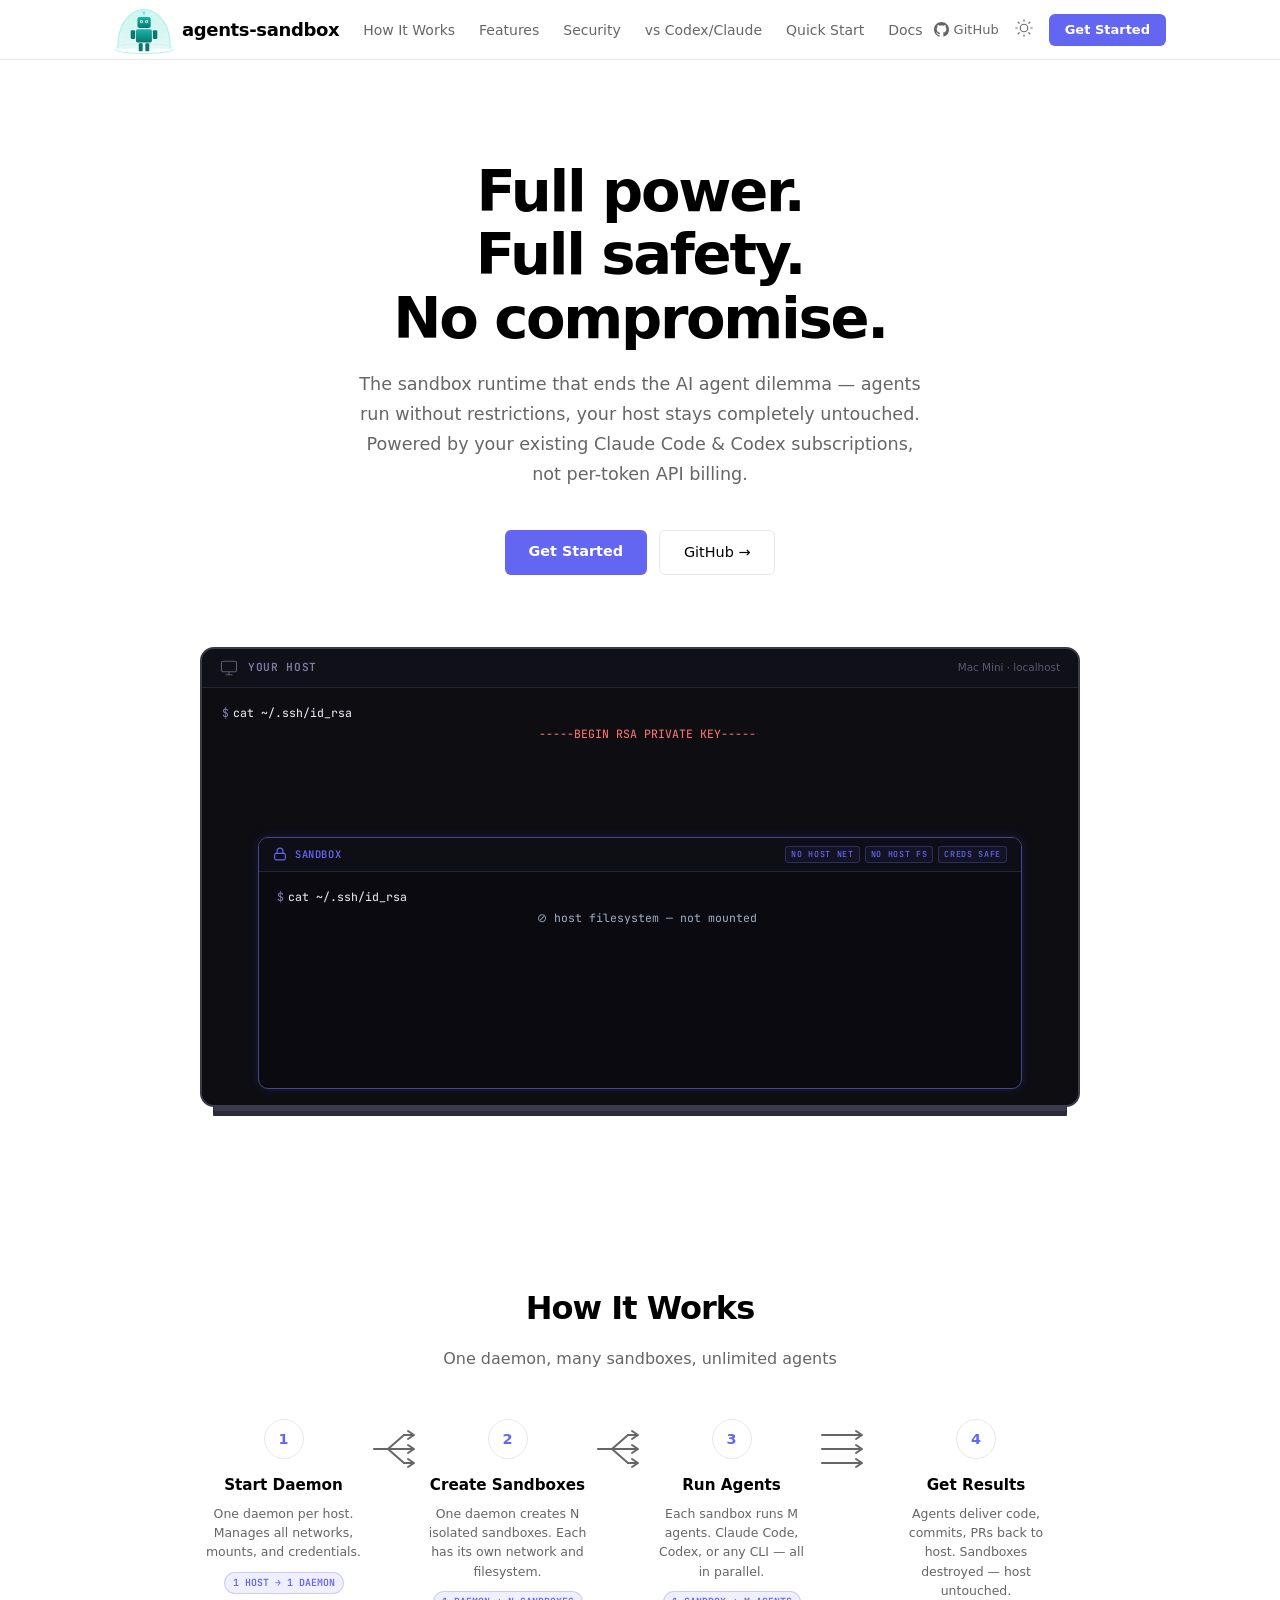
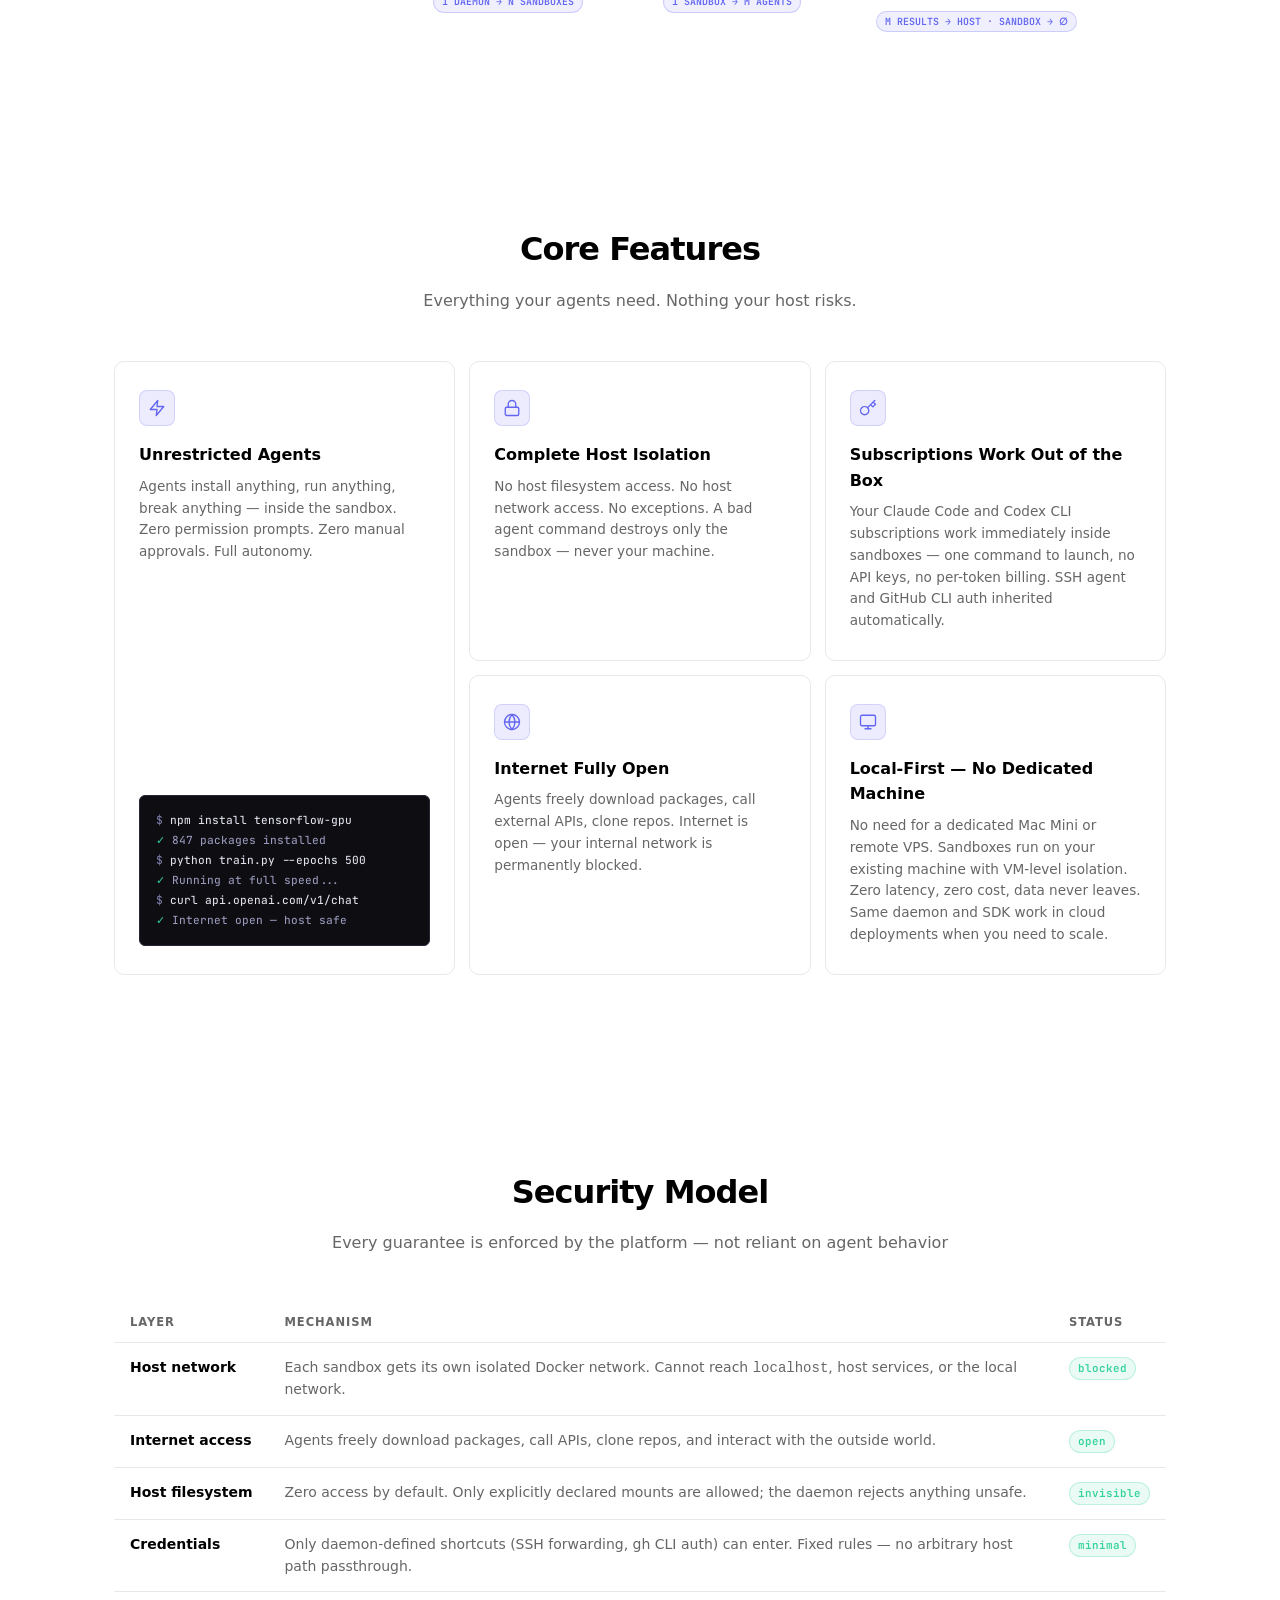
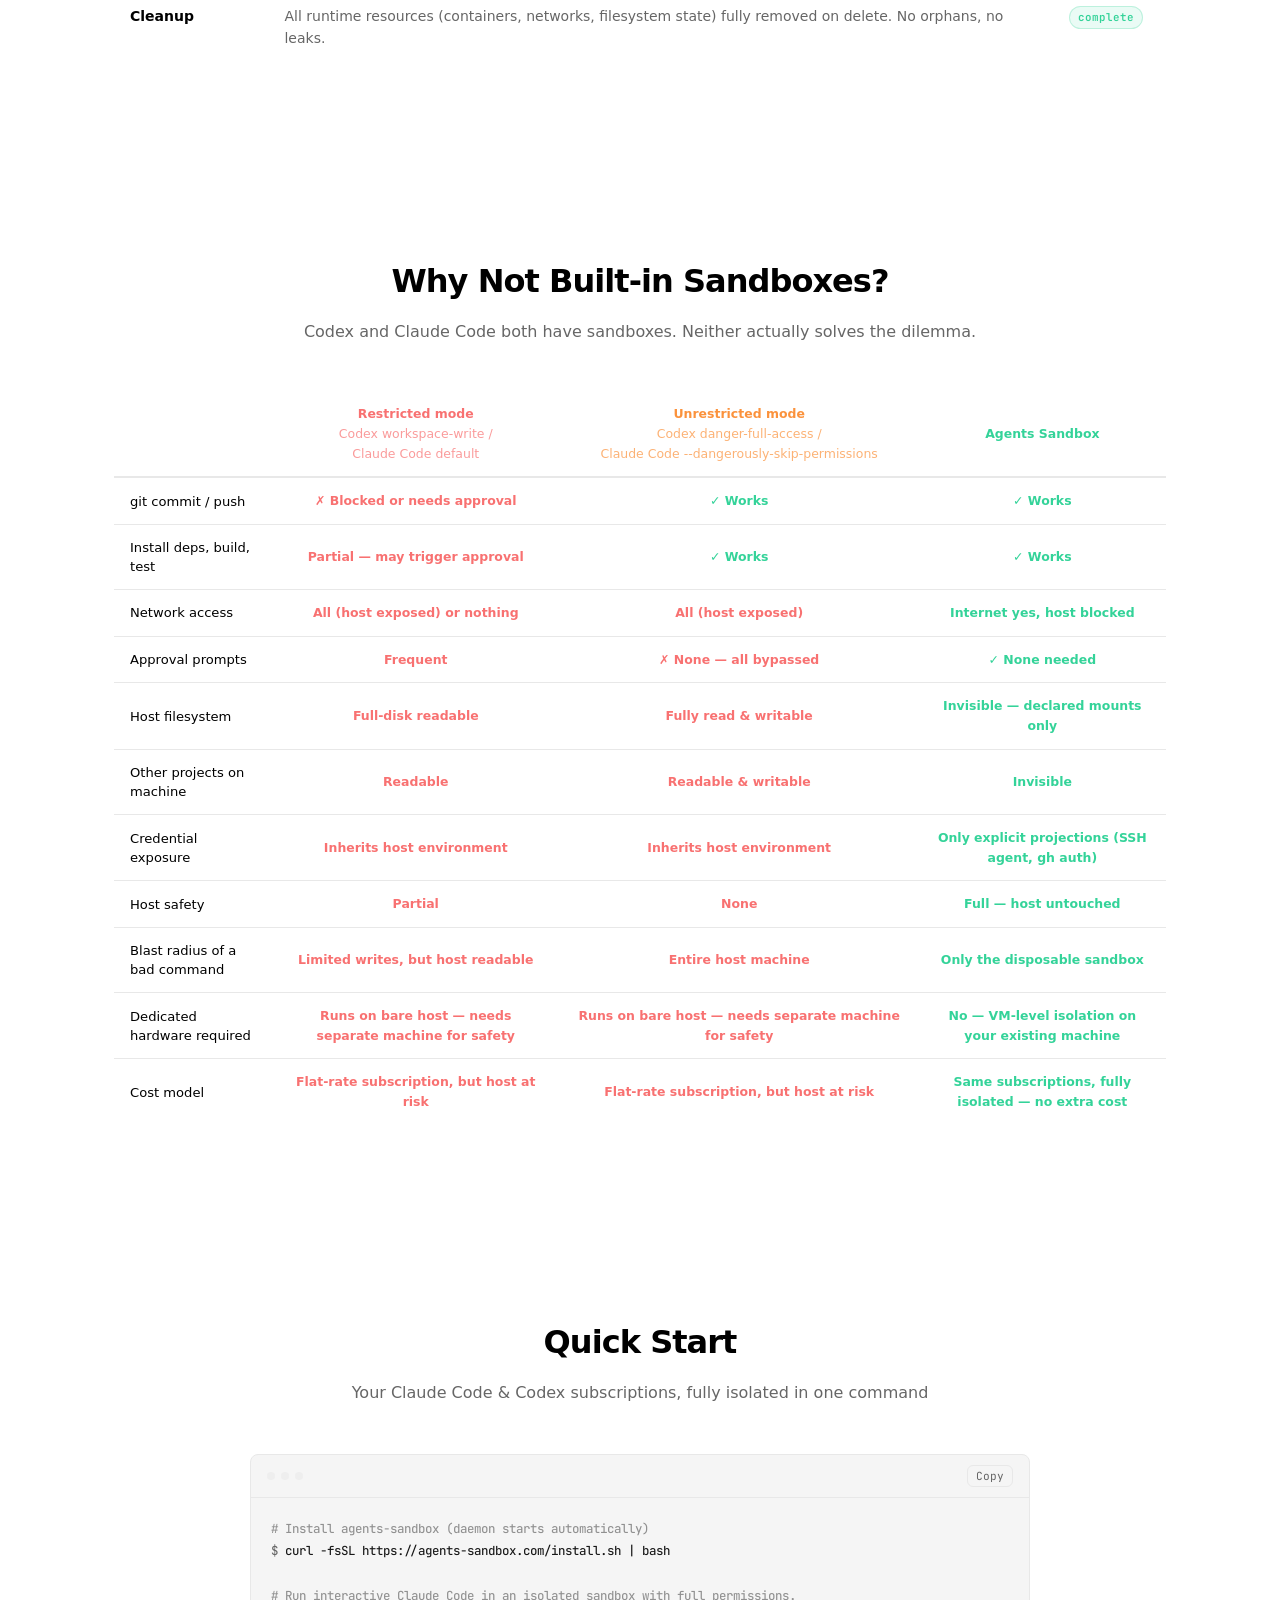
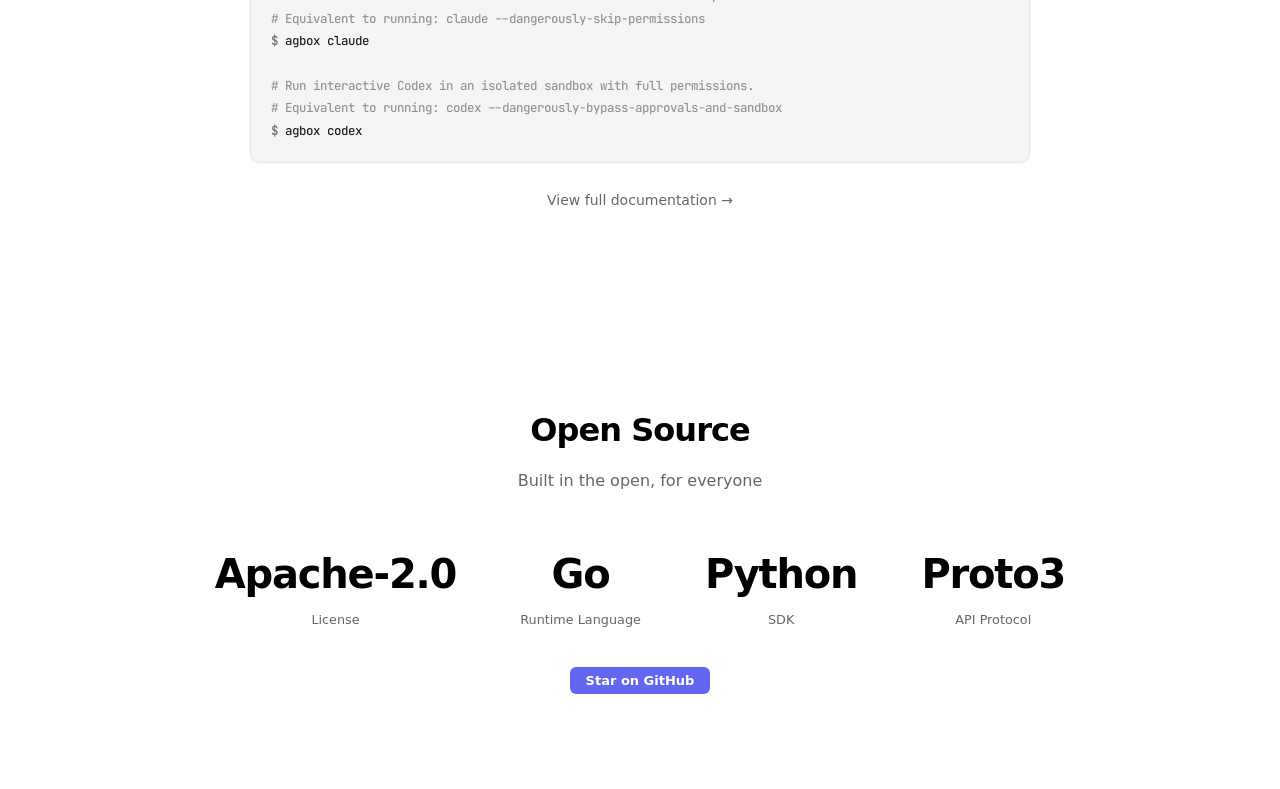
<file: website/index.html>
<!DOCTYPE html>
<html lang="en">
<head>
<meta charset="UTF-8">
<meta name="viewport" content="width=device-width, initial-scale=1.0">
<title>agents-sandbox — Full power for your AI agents. Full safety for the host.</title>
<link rel="icon" type="image/svg+xml" href="logo.svg">
<link href="https://api.fontshare.com/v2/css?f[]=satoshi@400;500;600;700&f[]=clash-display@600;700&display=swap" rel="stylesheet">
<link href="https://fonts.googleapis.com/css2?family=JetBrains+Mono:wght@400;500&display=swap" rel="stylesheet">
<link rel="stylesheet" href="style.css">
</head>
<body>

<!-- Navbar -->
<nav class="navbar">
  <div class="inner">
    <div class="nav-left">
      <a class="nav-logo" href="#">
        <img class="nav-logo-img" src="logo.svg" alt="agents-sandbox logo" width="60" height="60">
        agents-sandbox
      </a>
      <div class="nav-links">
        <a href="#how">How It Works</a>
        <a href="#features">Features</a>
        <a href="#security">Security</a>
        <a href="#comparison">vs Codex/Claude</a>
        <a href="#quickstart">Quick Start</a>
        <a href="https://docs.agents-sandbox.com" target="_blank">Docs</a>
      </div>
    </div>
    <div class="nav-right">
      <a class="gh-link" href="https://github.com/1996fanrui/agents-sandbox" target="_blank">
        <svg width="15" height="15" viewBox="0 0 24 24" fill="currentColor"><path d="M12 0C5.37 0 0 5.37 0 12c0 5.31 3.435 9.795 8.205 11.385.6.105.825-.255.825-.57 0-.285-.015-1.23-.015-2.235-3.015.555-3.795-.735-4.035-1.41-.135-.345-.72-1.41-1.23-1.695-.42-.225-1.02-.78-.015-.795.945-.015 1.62.87 1.845 1.23 1.08 1.815 2.805 1.305 3.495.99.105-.78.42-1.305.765-1.605-2.67-.3-5.46-1.335-5.46-5.925 0-1.305.465-2.385 1.23-3.225-.12-.3-.54-1.53.12-3.18 0 0 1.005-.315 3.3 1.23.96-.27 1.98-.405 3-.405s2.04.135 3 .405c2.295-1.56 3.3-1.23 3.3-1.23.66 1.65.24 2.88.12 3.18.765.84 1.23 1.905 1.23 3.225 0 4.605-2.805 5.625-5.475 5.925.435.375.81 1.095.81 2.22 0 1.605-.015 2.895-.015 3.3 0 .315.225.69.825.57A12.02 12.02 0 0 0 24 12c0-6.63-5.37-12-12-12z"/></svg>
        GitHub
      </a>
      <button class="theme-toggle" id="themeToggle" aria-label="Toggle theme">
        <span class="icon-sun"><svg width="18" height="18" viewBox="0 0 24 24" fill="none" stroke="currentColor" stroke-width="1.5" stroke-linecap="round"><circle cx="12" cy="12" r="5"/><path d="M12 1v2M12 21v2M4.22 4.22l1.42 1.42M18.36 18.36l1.42 1.42M1 12h2M21 12h2M4.22 19.78l1.42-1.42M18.36 5.64l1.42-1.42"/></svg></span>
        <span class="icon-moon"><svg width="18" height="18" viewBox="0 0 24 24" fill="none" stroke="currentColor" stroke-width="1.5" stroke-linecap="round"><path d="M21 12.79A9 9 0 1 1 11.21 3 7 7 0 0 0 21 12.79z"/></svg></span>
      </button>
      <a class="btn-primary" href="#quickstart">Get Started</a>
      <button class="hamburger" id="hamburgerBtn" aria-label="Menu">
        <svg width="20" height="20" viewBox="0 0 20 20" fill="none" stroke="currentColor" stroke-width="2">
          <line x1="3" y1="5" x2="17" y2="5"/><line x1="3" y1="10" x2="17" y2="10"/><line x1="3" y1="15" x2="17" y2="15"/>
        </svg>
      </button>
    </div>
  </div>
</nav>

<!-- Mobile Menu -->
<div class="mobile-menu" id="mobileMenu">
  <a href="#how"        onclick="closeMobileMenu()">How It Works</a>
  <a href="#features"   onclick="closeMobileMenu()">Features</a>
  <a href="#security"   onclick="closeMobileMenu()">Security</a>
  <a href="#quickstart" onclick="closeMobileMenu()">Quick Start</a>
  <a href="https://docs.agents-sandbox.com" target="_blank" onclick="closeMobileMenu()">Docs</a>
  <a href="#oss"        onclick="closeMobileMenu()">Open Source</a>
  <div class="mobile-menu-actions">
    <button class="theme-toggle" id="mobileThemeToggle" aria-label="Toggle theme">
      <span class="icon-sun"><svg width="18" height="18" viewBox="0 0 24 24" fill="none" stroke="currentColor" stroke-width="1.5" stroke-linecap="round"><circle cx="12" cy="12" r="5"/><path d="M12 1v2M12 21v2M4.22 4.22l1.42 1.42M18.36 18.36l1.42 1.42M1 12h2M21 12h2M4.22 19.78l1.42-1.42M18.36 5.64l1.42-1.42"/></svg></span>
      <span class="icon-moon"><svg width="18" height="18" viewBox="0 0 24 24" fill="none" stroke="currentColor" stroke-width="1.5" stroke-linecap="round"><path d="M21 12.79A9 9 0 1 1 11.21 3 7 7 0 0 0 21 12.79z"/></svg></span>
    </button>
    <a class="btn-primary" href="#quickstart">Get Started</a>
  </div>
</div>

<!-- Hero -->
<section class="hero">
  <div class="container">
    <h1>Full power.<br>Full safety.<br>No compromise.</h1>
    <p class="sub">The sandbox runtime that ends the AI agent dilemma &mdash; agents run without restrictions, your host stays completely untouched. Powered by your existing Claude Code &amp; Codex subscriptions, not per-token API billing.</p>
    <div class="hero-buttons">
      <a class="btn-primary" href="#quickstart">Get Started</a>
      <a class="btn-outline" href="https://github.com/1996fanrui/agents-sandbox" target="_blank">GitHub &rarr;</a>
    </div>

    <!-- Nested: Host wraps Sandbox -->
    <div class="host-frame" id="hostFrame">
      <div class="host-danger-overlay" id="hostDangerOverlay"></div>
      <div class="host-top">
        <svg class="host-icon" width="18" height="18" viewBox="0 0 24 24" fill="none" stroke="currentColor" stroke-width="1.5" stroke-linecap="round" stroke-linejoin="round"><rect x="2" y="3" width="20" height="14" rx="2"/><line x1="8" y1="21" x2="16" y2="21"/><line x1="12" y1="17" x2="12" y2="21"/></svg>
        <span class="host-label">YOUR HOST</span>
        <span class="host-label-status">Mac Mini &middot; localhost</span>
      </div>
      <div class="host-body" id="hostBody"></div>

      <!-- Sandbox: locked box inside host -->
      <div class="sandbox-frame" id="sandboxFrame">
        <div class="sandbox-top">
          <svg class="sandbox-lock" width="14" height="14" viewBox="0 0 24 24" fill="none" stroke="currentColor" stroke-width="2" stroke-linecap="round" stroke-linejoin="round"><rect x="3" y="11" width="18" height="11" rx="2"/><path d="M7 11V7a5 5 0 0 1 10 0v4"/></svg>
          <span class="sandbox-label">SANDBOX</span>
          <div class="sandbox-tags">
            <span class="sandbox-tag">NO HOST NET</span>
            <span class="sandbox-tag">NO HOST FS</span>
            <span class="sandbox-tag">CREDS SAFE</span>
          </div>
        </div>
        <div class="sandbox-body" id="sandboxBody"></div>
        <div class="safe-overlay" id="safeOverlay">
          <div class="overlay-icon">&#128737;</div>
          HOST UNTOUCHED
          <div class="overlay-msg">agent ran free &middot; host saw nothing</div>
        </div>
      </div>
    </div>
  </div>
</section>

<!-- How It Works -->
<section id="how">
  <div class="container">
    <h2 class="section-title reveal">How It Works</h2>
    <p class="section-sub reveal">One daemon, many sandboxes, unlimited agents</p>
    <div class="steps-flow reveal-stagger">

      <div class="step-block">
        <div class="step-num">1</div>
        <div class="step-title">Start Daemon</div>
        <div class="step-desc">One daemon per host. Manages all networks, mounts, and credentials.</div>
        <div class="step-relation">1 HOST &rarr; 1 DAEMON</div>
      </div>

      <div class="step-fan">
        <svg width="52" height="40" viewBox="0 0 52 40" fill="none" stroke="currentColor" stroke-width="2" stroke-linecap="round" stroke-linejoin="round">
          <path d="M4 20 H18"/><path d="M18 20 L34 6"/><path d="M18 20 L34 20"/><path d="M18 20 L34 34"/>
          <path d="M34 6 H42 M38 2 L44 6 L38 10"/><path d="M34 20 H42 M38 16 L44 20 L38 24"/><path d="M34 34 H42 M38 30 L44 34 L38 38"/>
        </svg>
      </div>

      <div class="step-block">
        <div class="step-num">2</div>
        <div class="step-title">Create Sandboxes</div>
        <div class="step-desc">One daemon creates N isolated sandboxes. Each has its own network and filesystem.</div>
        <div class="step-relation">1 DAEMON &rarr; N SANDBOXES</div>
      </div>

      <div class="step-fan">
        <svg width="52" height="40" viewBox="0 0 52 40" fill="none" stroke="currentColor" stroke-width="2" stroke-linecap="round" stroke-linejoin="round">
          <path d="M4 20 H18"/><path d="M18 20 L34 6"/><path d="M18 20 L34 20"/><path d="M18 20 L34 34"/>
          <path d="M34 6 H42 M38 2 L44 6 L38 10"/><path d="M34 20 H42 M38 16 L44 20 L38 24"/><path d="M34 34 H42 M38 30 L44 34 L38 38"/>
        </svg>
      </div>

      <div class="step-block">
        <div class="step-num">3</div>
        <div class="step-title">Run Agents</div>
        <div class="step-desc">Each sandbox runs M agents. Claude Code, Codex, or any CLI &mdash; all in parallel.</div>
        <div class="step-relation">1 SANDBOX &rarr; M AGENTS</div>
      </div>

      <div class="step-fan">
        <svg width="52" height="40" viewBox="0 0 52 40" fill="none" stroke="currentColor" stroke-width="2" stroke-linecap="round" stroke-linejoin="round">
          <path d="M4 6 H42 M38 2 L44 6 L38 10"/>
          <path d="M4 20 H42 M38 16 L44 20 L38 24"/>
          <path d="M4 34 H42 M38 30 L44 34 L38 38"/>
        </svg>
      </div>

      <div class="step-block">
        <div class="step-num">4</div>
        <div class="step-title">Get Results</div>
        <div class="step-desc">Agents deliver code, commits, PRs back to host. Sandboxes destroyed &mdash; host untouched.</div>
        <div class="step-relation">M RESULTS &rarr; HOST &middot; SANDBOX &rarr; &#8709;</div>
      </div>

    </div>
  </div>
</section>

<!-- Features Bento -->
<section id="features">
  <div class="container">
    <h2 class="section-title reveal">Core Features</h2>
    <p class="section-sub reveal">Everything your agents need. Nothing your host risks.</p>
    <div class="bento bento-reveal">

      <div class="bento-cell bento-1">
        <div class="bento-icon">
          <svg width="18" height="18" viewBox="0 0 24 24" fill="none" stroke="currentColor" stroke-width="1.8" stroke-linecap="round" stroke-linejoin="round" style="color:var(--accent)"><polygon points="13 2 3 14 12 14 11 22 21 10 12 10 13 2"/></svg>
        </div>
        <div class="bento-title">Unrestricted Agents</div>
        <div class="bento-desc">Agents install anything, run anything, break anything &mdash; inside the sandbox. Zero permission prompts. Zero manual approvals. Full autonomy.</div>
        <div class="bento-mini-terminal">
          <div><span class="mt-p">$ </span><span class="mt-cmd">npm install tensorflow-gpu</span></div>
          <div><span class="mt-ok">&#10003;</span>  847 packages installed</div>
          <div><span class="mt-p">$ </span><span class="mt-cmd">python train.py --epochs 500</span></div>
          <div><span class="mt-ok">&#10003;</span>  Running at full speed...</div>
          <div><span class="mt-p">$ </span><span class="mt-cmd">curl api.openai.com/v1/chat</span></div>
          <div><span class="mt-ok">&#10003;</span>  Internet open &mdash; host safe</div>
        </div>
      </div>

      <div class="bento-cell bento-2">
        <div class="bento-icon">
          <svg width="18" height="18" viewBox="0 0 24 24" fill="none" stroke="currentColor" stroke-width="1.8" stroke-linecap="round" stroke-linejoin="round" style="color:var(--accent)"><rect x="3" y="11" width="18" height="11" rx="2"/><path d="M7 11V7a5 5 0 0 1 10 0v4"/></svg>
        </div>
        <div class="bento-title">Complete Host Isolation</div>
        <div class="bento-desc">No host filesystem access. No host network access. No exceptions. A bad agent command destroys only the sandbox &mdash; never your machine.</div>
      </div>

      <div class="bento-cell bento-3">
        <div class="bento-icon">
          <svg width="18" height="18" viewBox="0 0 24 24" fill="none" stroke="currentColor" stroke-width="1.8" stroke-linecap="round" stroke-linejoin="round" style="color:var(--accent)"><path d="M21 2l-2 2m-7.61 7.61a5.5 5.5 0 1 1-7.778 7.778 5.5 5.5 0 0 1 7.777-7.777zm0 0L15.5 7.5m0 0l3 3L22 7l-3-3m-3.5 3.5L19 4"/></svg>
        </div>
        <div class="bento-title">Subscriptions Work Out of the Box</div>
        <div class="bento-desc">Your Claude Code and Codex CLI subscriptions work immediately inside sandboxes &mdash; one command to launch, no API keys, no per-token billing. SSH agent and GitHub CLI auth inherited automatically.</div>
      </div>

      <div class="bento-cell bento-4">
        <div class="bento-icon">
          <svg width="18" height="18" viewBox="0 0 24 24" fill="none" stroke="currentColor" stroke-width="1.8" stroke-linecap="round" stroke-linejoin="round" style="color:var(--accent)"><circle cx="12" cy="12" r="10"/><line x1="2" y1="12" x2="22" y2="12"/><path d="M12 2a15.3 15.3 0 0 1 4 10 15.3 15.3 0 0 1-4 10 15.3 15.3 0 0 1-4-10 15.3 15.3 0 0 1 4-10z"/></svg>
        </div>
        <div class="bento-title">Internet Fully Open</div>
        <div class="bento-desc">Agents freely download packages, call external APIs, clone repos. Internet is open &mdash; your internal network is permanently blocked.</div>
      </div>

      <div class="bento-cell bento-5">
        <div class="bento-icon">
          <svg width="18" height="18" viewBox="0 0 24 24" fill="none" stroke="currentColor" stroke-width="1.8" stroke-linecap="round" stroke-linejoin="round" style="color:var(--accent)"><rect x="2" y="3" width="20" height="14" rx="2"/><line x1="8" y1="21" x2="16" y2="21"/><line x1="12" y1="17" x2="12" y2="21"/></svg>
        </div>
        <div class="bento-title">Local-First &mdash; No Dedicated Machine</div>
        <div class="bento-desc">No need for a dedicated Mac Mini or remote VPS. Sandboxes run on your existing machine with VM-level isolation. Zero latency, zero cost, data never leaves. Same daemon and SDK work in cloud deployments when you need to scale.</div>
      </div>

    </div>
  </div>
</section>

<!-- Security Model -->
<section id="security">
  <div class="container">
    <h2 class="section-title reveal">Security Model</h2>
    <p class="section-sub reveal">Every guarantee is enforced by the platform &mdash; not reliant on agent behavior</p>
    <div class="security-wrap reveal">
      <table class="security-table">
        <thead><tr><th>Layer</th><th>Mechanism</th><th>Status</th></tr></thead>
        <tbody>
          <tr><td>Host network</td><td>Each sandbox gets its own isolated Docker network. Cannot reach <code>localhost</code>, host services, or the local network.</td><td><span class="badge-ok">blocked</span></td></tr>
          <tr><td>Internet access</td><td>Agents freely download packages, call APIs, clone repos, and interact with the outside world.</td><td><span class="badge-ok">open</span></td></tr>
          <tr><td>Host filesystem</td><td>Zero access by default. Only explicitly declared mounts are allowed; the daemon rejects anything unsafe.</td><td><span class="badge-ok">invisible</span></td></tr>
          <tr><td>Credentials</td><td>Only daemon-defined shortcuts (SSH forwarding, gh CLI auth) can enter. Fixed rules &mdash; no arbitrary host path passthrough.</td><td><span class="badge-ok">minimal</span></td></tr>
          <tr><td>Cleanup</td><td>All runtime resources (containers, networks, filesystem state) fully removed on delete. No orphans, no leaks.</td><td><span class="badge-ok">complete</span></td></tr>
        </tbody>
      </table>
    </div>
  </div>
</section>

<!-- Comparison -->
<section id="comparison">
  <div class="container">
    <h2 class="section-title reveal">Why Not Built-in Sandboxes?</h2>
    <p class="section-sub reveal">Codex and Claude Code both have sandboxes. Neither actually solves the dilemma.</p>
    <div class="cmp-wrap reveal">
      <table class="cmp-table">
        <thead>
          <tr>
            <th></th>
            <th class="col-bad">Restricted mode<br><span style="font-weight:400;opacity:.7">Codex workspace-write /<br>Claude Code default</span></th>
            <th class="col-bad2">Unrestricted mode<br><span style="font-weight:400;opacity:.7">Codex danger-full-access /<br>Claude Code --dangerously-skip-permissions</span></th>
            <th class="col-us">Agents Sandbox</th>
          </tr>
        </thead>
        <tbody>
          <tr>
            <td>git commit / push</td>
            <td><span class="cmp-val-bad">&#10007; Blocked or needs approval</span></td>
            <td><span class="cmp-val-ok">&#10003; Works</span></td>
            <td><span class="cmp-val-ok">&#10003; Works</span></td>
          </tr>
          <tr>
            <td>Install deps, build, test</td>
            <td><span class="cmp-val-bad">Partial — may trigger approval</span></td>
            <td><span class="cmp-val-ok">&#10003; Works</span></td>
            <td><span class="cmp-val-ok">&#10003; Works</span></td>
          </tr>
          <tr>
            <td>Network access</td>
            <td><span class="cmp-val-bad">All (host exposed) or nothing</span></td>
            <td><span class="cmp-val-bad">All (host exposed)</span></td>
            <td><span class="cmp-val-ok">Internet yes, host blocked</span></td>
          </tr>
          <tr>
            <td>Approval prompts</td>
            <td><span class="cmp-val-bad">Frequent</span></td>
            <td><span class="cmp-val-bad">&#10007; None — all bypassed</span></td>
            <td><span class="cmp-val-ok">&#10003; None needed</span></td>
          </tr>
          <tr>
            <td>Host filesystem</td>
            <td><span class="cmp-val-bad">Full-disk readable</span></td>
            <td><span class="cmp-val-bad">Fully read &amp; writable</span></td>
            <td><span class="cmp-val-ok">Invisible — declared mounts only</span></td>
          </tr>
          <tr>
            <td>Other projects on machine</td>
            <td><span class="cmp-val-bad">Readable</span></td>
            <td><span class="cmp-val-bad">Readable &amp; writable</span></td>
            <td><span class="cmp-val-ok">Invisible</span></td>
          </tr>
          <tr>
            <td>Credential exposure</td>
            <td><span class="cmp-val-bad">Inherits host environment</span></td>
            <td><span class="cmp-val-bad">Inherits host environment</span></td>
            <td><span class="cmp-val-ok">Only explicit projections (SSH agent, gh auth)</span></td>
          </tr>
          <tr>
            <td>Host safety</td>
            <td><span class="cmp-val-bad">Partial</span></td>
            <td><span class="cmp-val-bad">None</span></td>
            <td><span class="cmp-val-ok">Full — host untouched</span></td>
          </tr>
          <tr>
            <td>Blast radius of a bad command</td>
            <td><span class="cmp-val-bad">Limited writes, but host readable</span></td>
            <td><span class="cmp-val-bad">Entire host machine</span></td>
            <td><span class="cmp-val-ok">Only the disposable sandbox</span></td>
          </tr>
          <tr>
            <td>Dedicated hardware required</td>
            <td><span class="cmp-val-bad">Runs on bare host &mdash; needs separate machine for safety</span></td>
            <td><span class="cmp-val-bad">Runs on bare host &mdash; needs separate machine for safety</span></td>
            <td><span class="cmp-val-ok">No &mdash; VM-level isolation on your existing machine</span></td>
          </tr>
          <tr>
            <td>Cost model</td>
            <td><span class="cmp-val-bad">Flat-rate subscription, but host at risk</span></td>
            <td><span class="cmp-val-bad">Flat-rate subscription, but host at risk</span></td>
            <td><span class="cmp-val-ok">Same subscriptions, fully isolated &mdash; no extra cost</span></td>
          </tr>
        </tbody>
      </table>
    </div>
  </div>
</section>

<!-- Quick Start -->
<section class="quickstart" id="quickstart">
  <div class="container">
    <h2 class="section-title reveal">Quick Start</h2>
    <p class="section-sub reveal">Your Claude Code &amp; Codex subscriptions, fully isolated in one command</p>
    <div class="quickstart-terminal reveal">
      <div class="qs-bar">
        <div style="display:flex;gap:6px;">
          <span class="qs-dot"></span><span class="qs-dot"></span><span class="qs-dot"></span>
        </div>
        <button class="copy-btn" onclick="copyCommands()">Copy</button>
      </div>
      <div class="qs-body"><span class="cmd-comment"># Install agents-sandbox (daemon starts automatically)</span>
<span class="cmd-prefix">$ </span>curl -fsSL https://agents-sandbox.com/install.sh | bash

<span class="cmd-comment"># Run interactive Claude Code in an isolated sandbox with full permissions.</span>
<span class="cmd-comment"># Equivalent to running: claude --dangerously-skip-permissions</span>
<span class="cmd-prefix">$ </span>agbox claude

<span class="cmd-comment"># Run interactive Codex in an isolated sandbox with full permissions.</span>
<span class="cmd-comment"># Equivalent to running: codex --dangerously-bypass-approvals-and-sandbox</span>
<span class="cmd-prefix">$ </span>agbox codex</div>
    </div>
    <a href="https://docs.agents-sandbox.com" class="link-arrow">View full documentation &rarr;</a>
  </div>
</section>

<!-- Open Source -->
<section class="oss" id="oss">
  <div class="container">
    <h2 class="section-title reveal">Open Source</h2>
    <p class="section-sub reveal">Built in the open, for everyone</p>
    <div class="oss-stats reveal-stagger">
      <div><span class="oss-stat-num">Apache-2.0</span><span class="oss-stat-label">License</span></div>
      <div><span class="oss-stat-num">Go</span><span class="oss-stat-label">Runtime Language</span></div>
      <div><span class="oss-stat-num">Python</span><span class="oss-stat-label">SDK</span></div>
      <div><span class="oss-stat-num">Proto3</span><span class="oss-stat-label">API Protocol</span></div>
    </div>
    <button class="btn-primary reveal" onclick="window.open('https://github.com/1996fanrui/agents-sandbox','_blank')">Star on GitHub</button>
  </div>
</section>

<script src="script.js"></script>
</body>
</html>
</file>
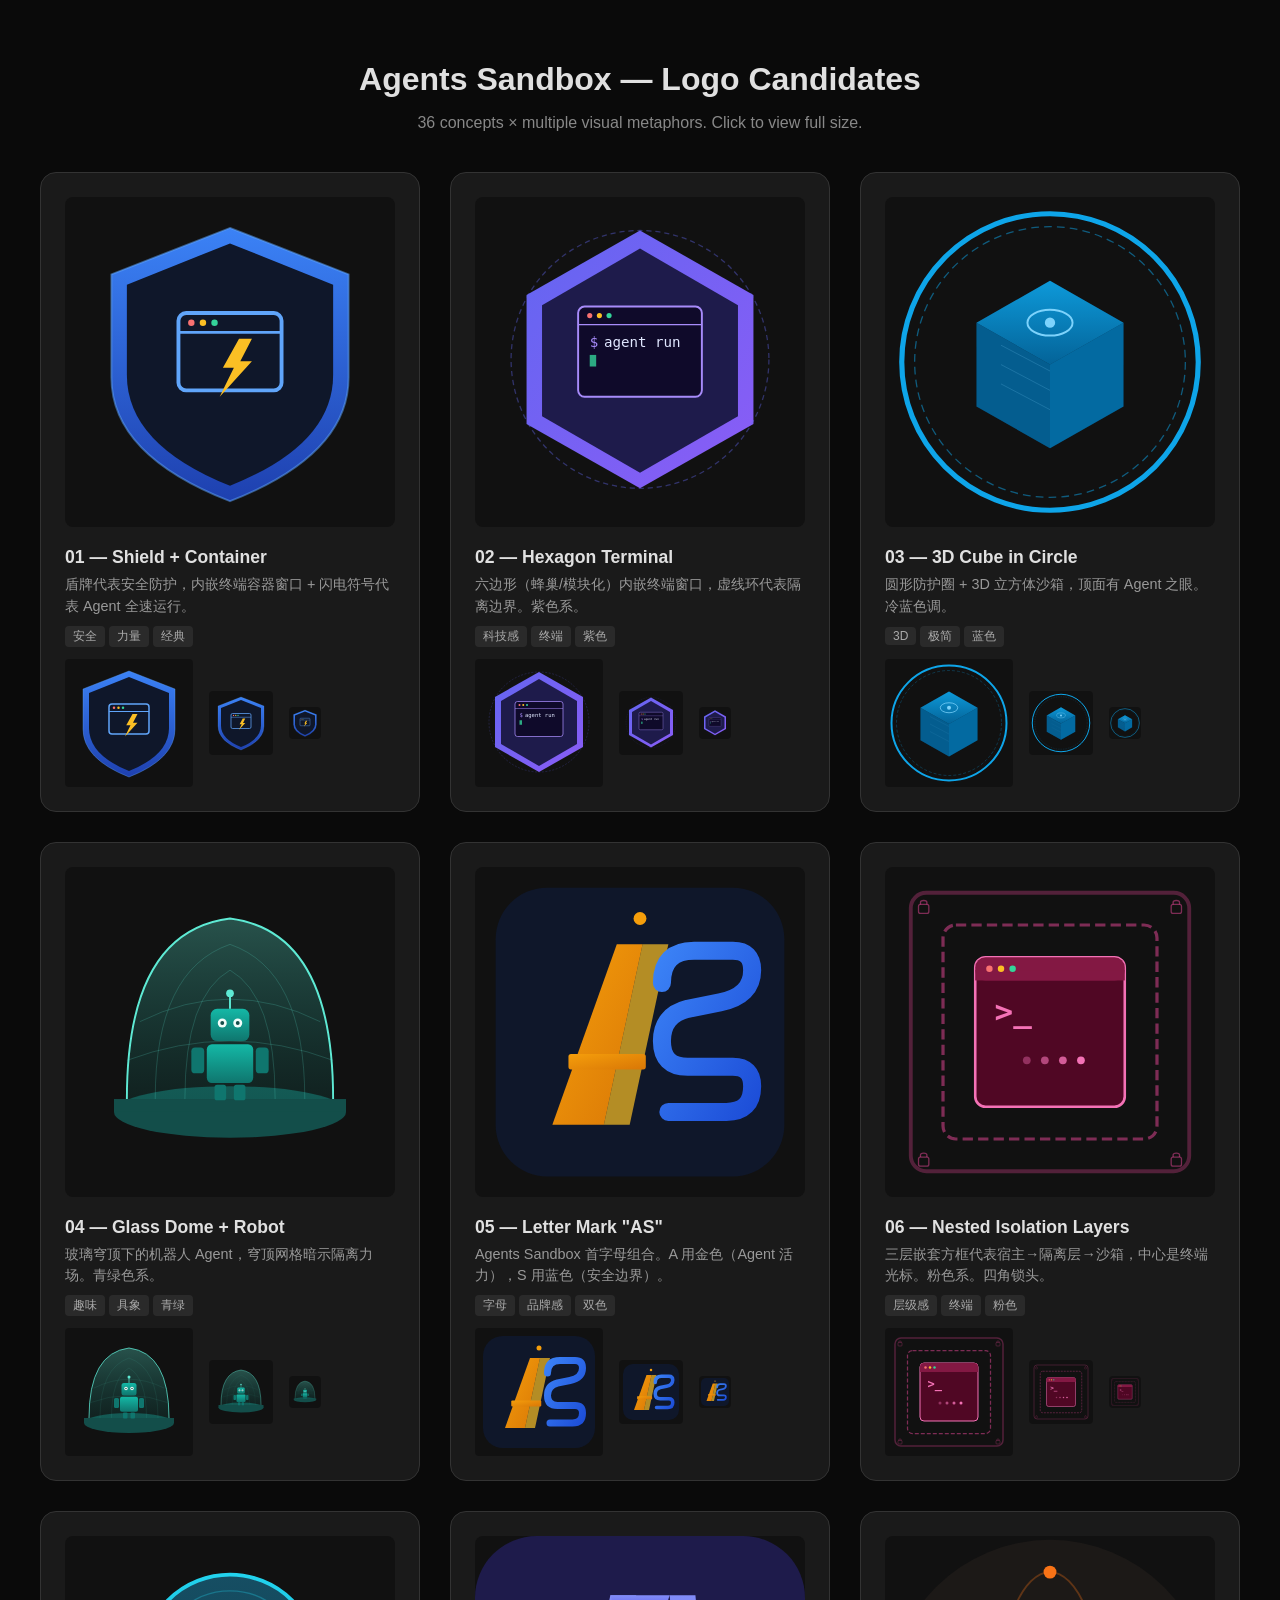
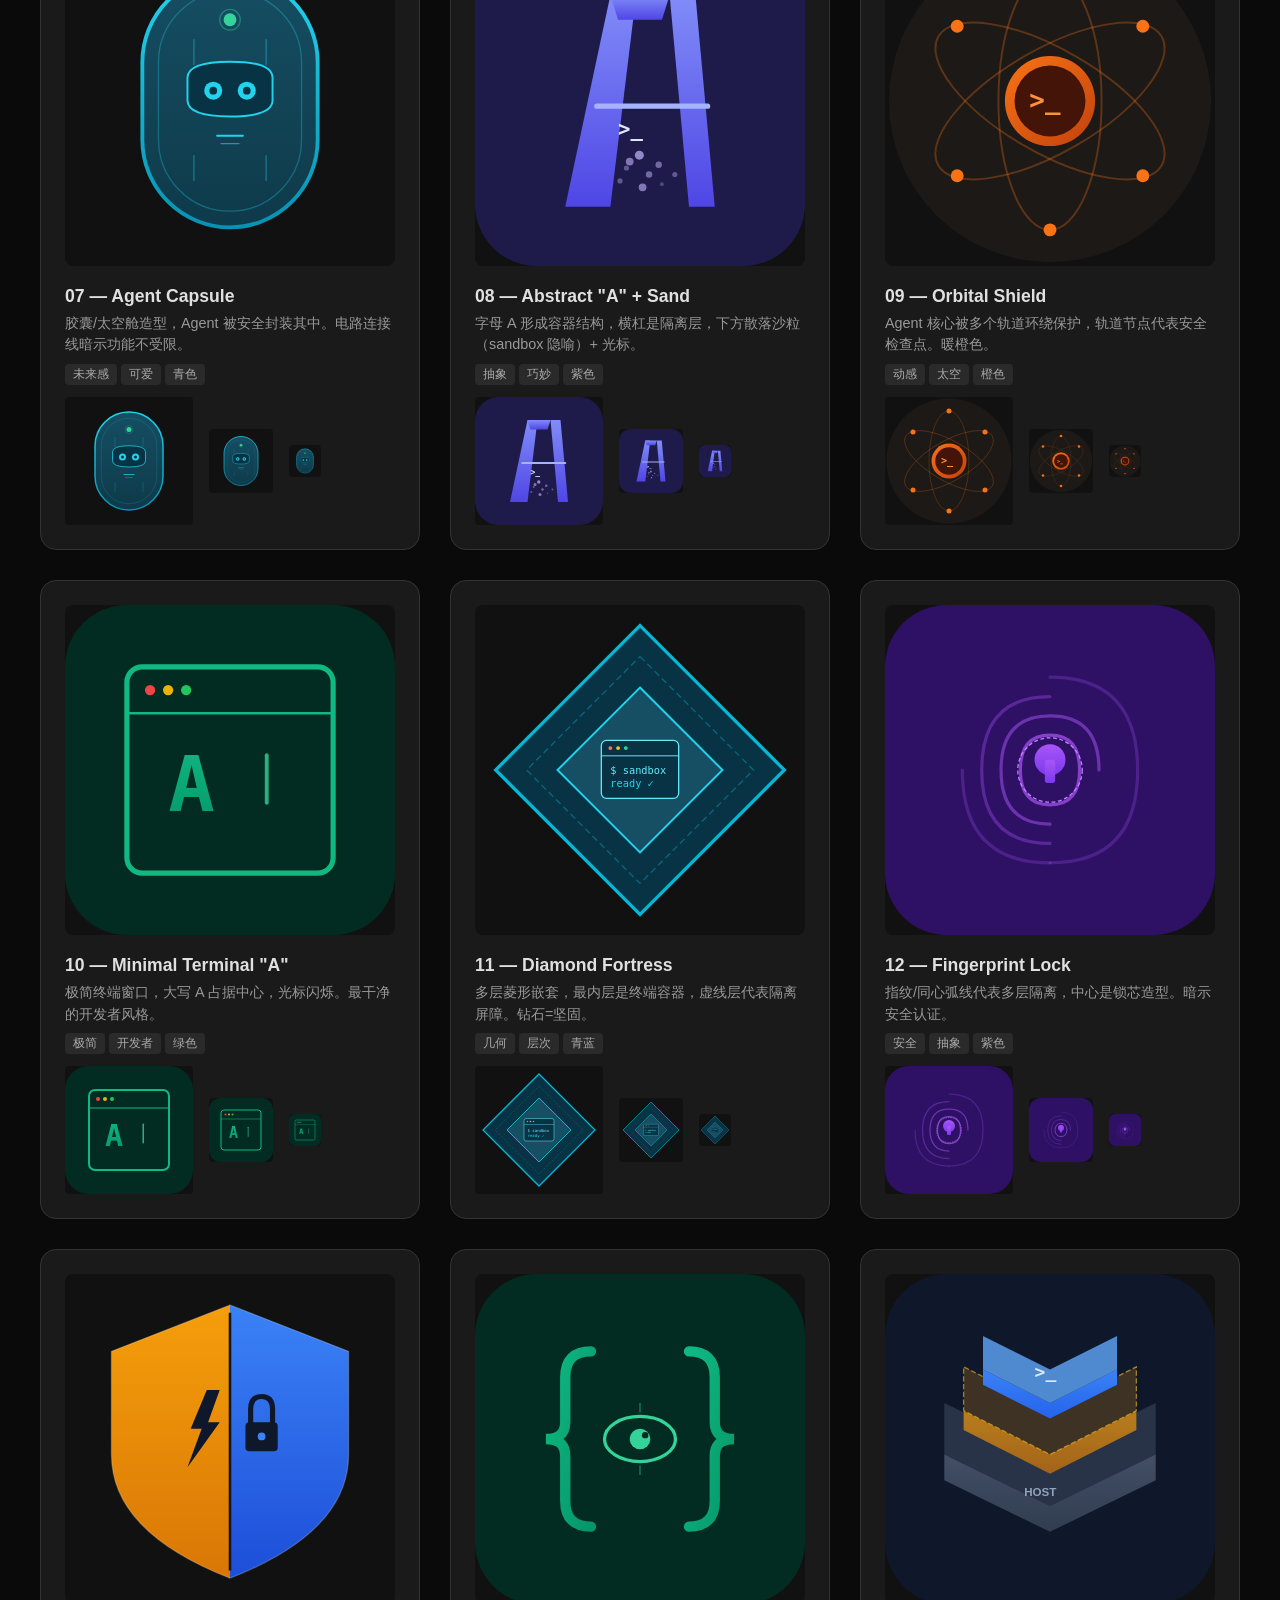
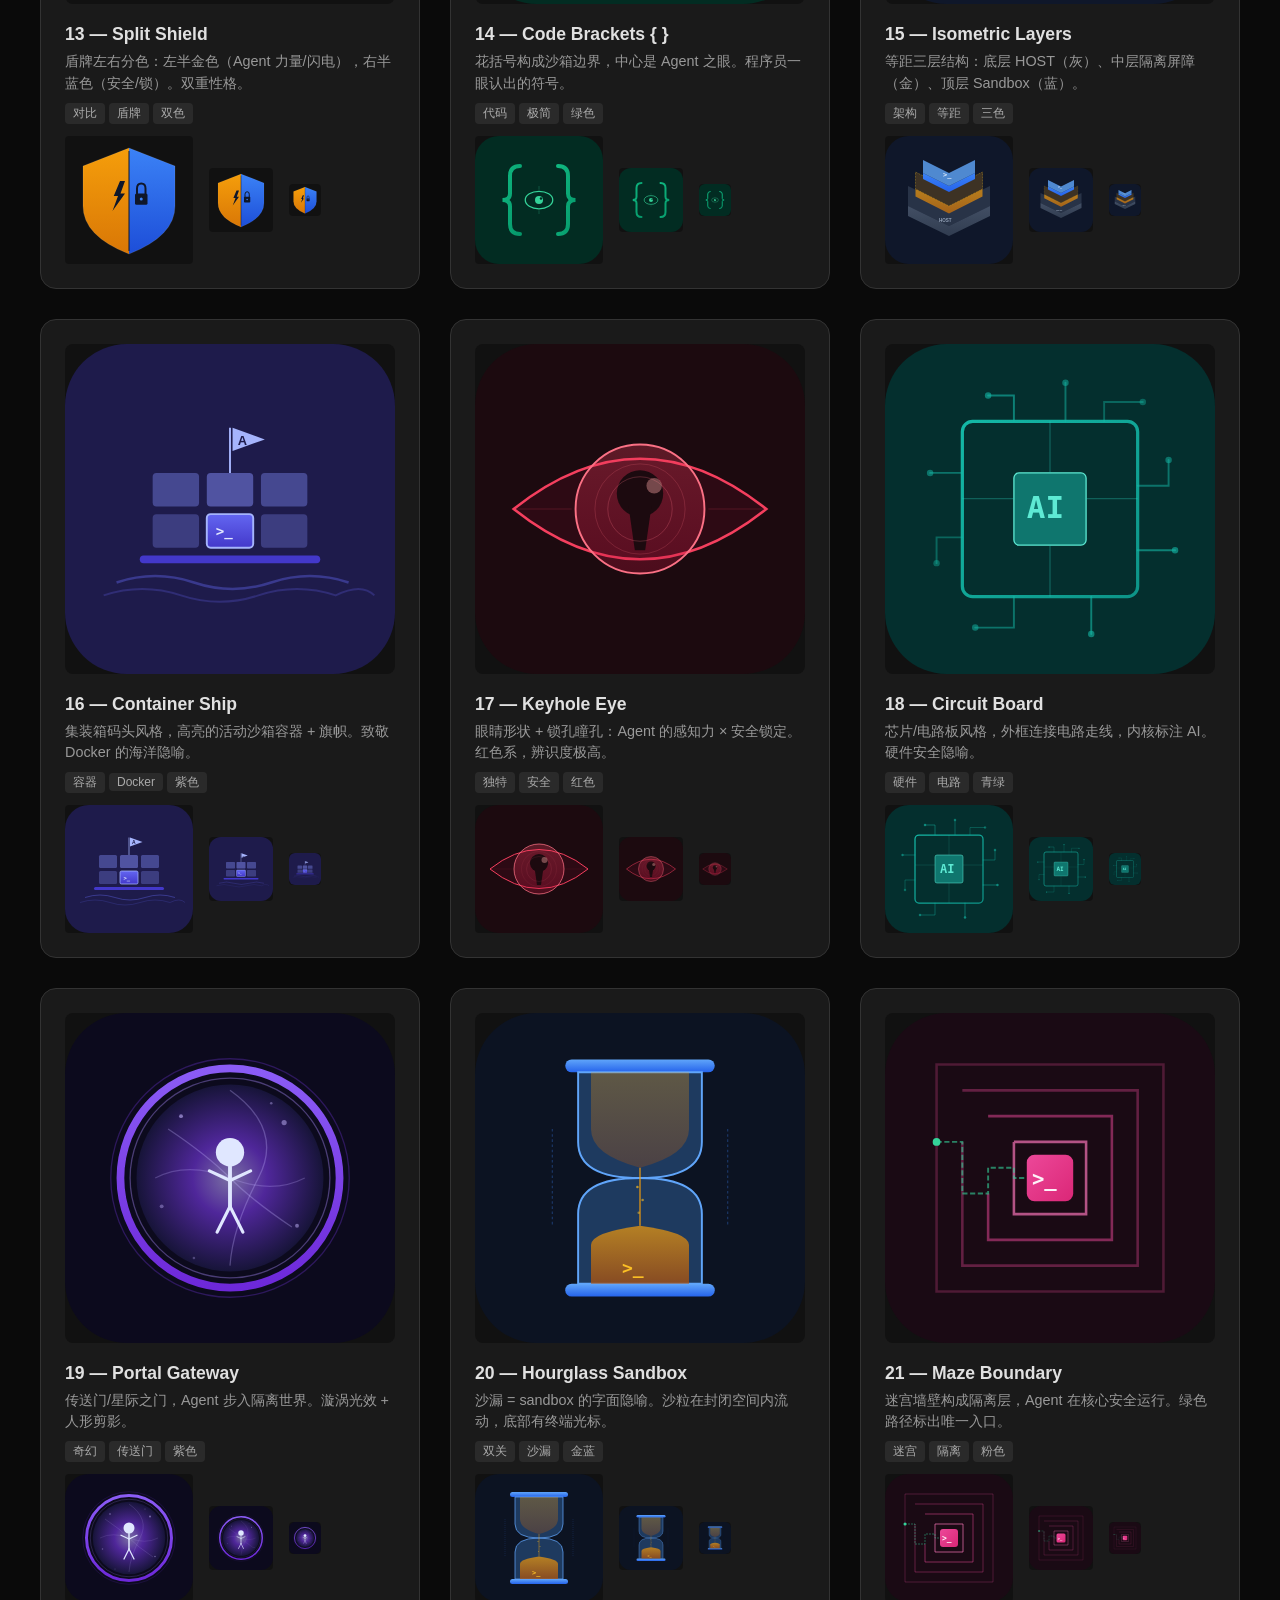
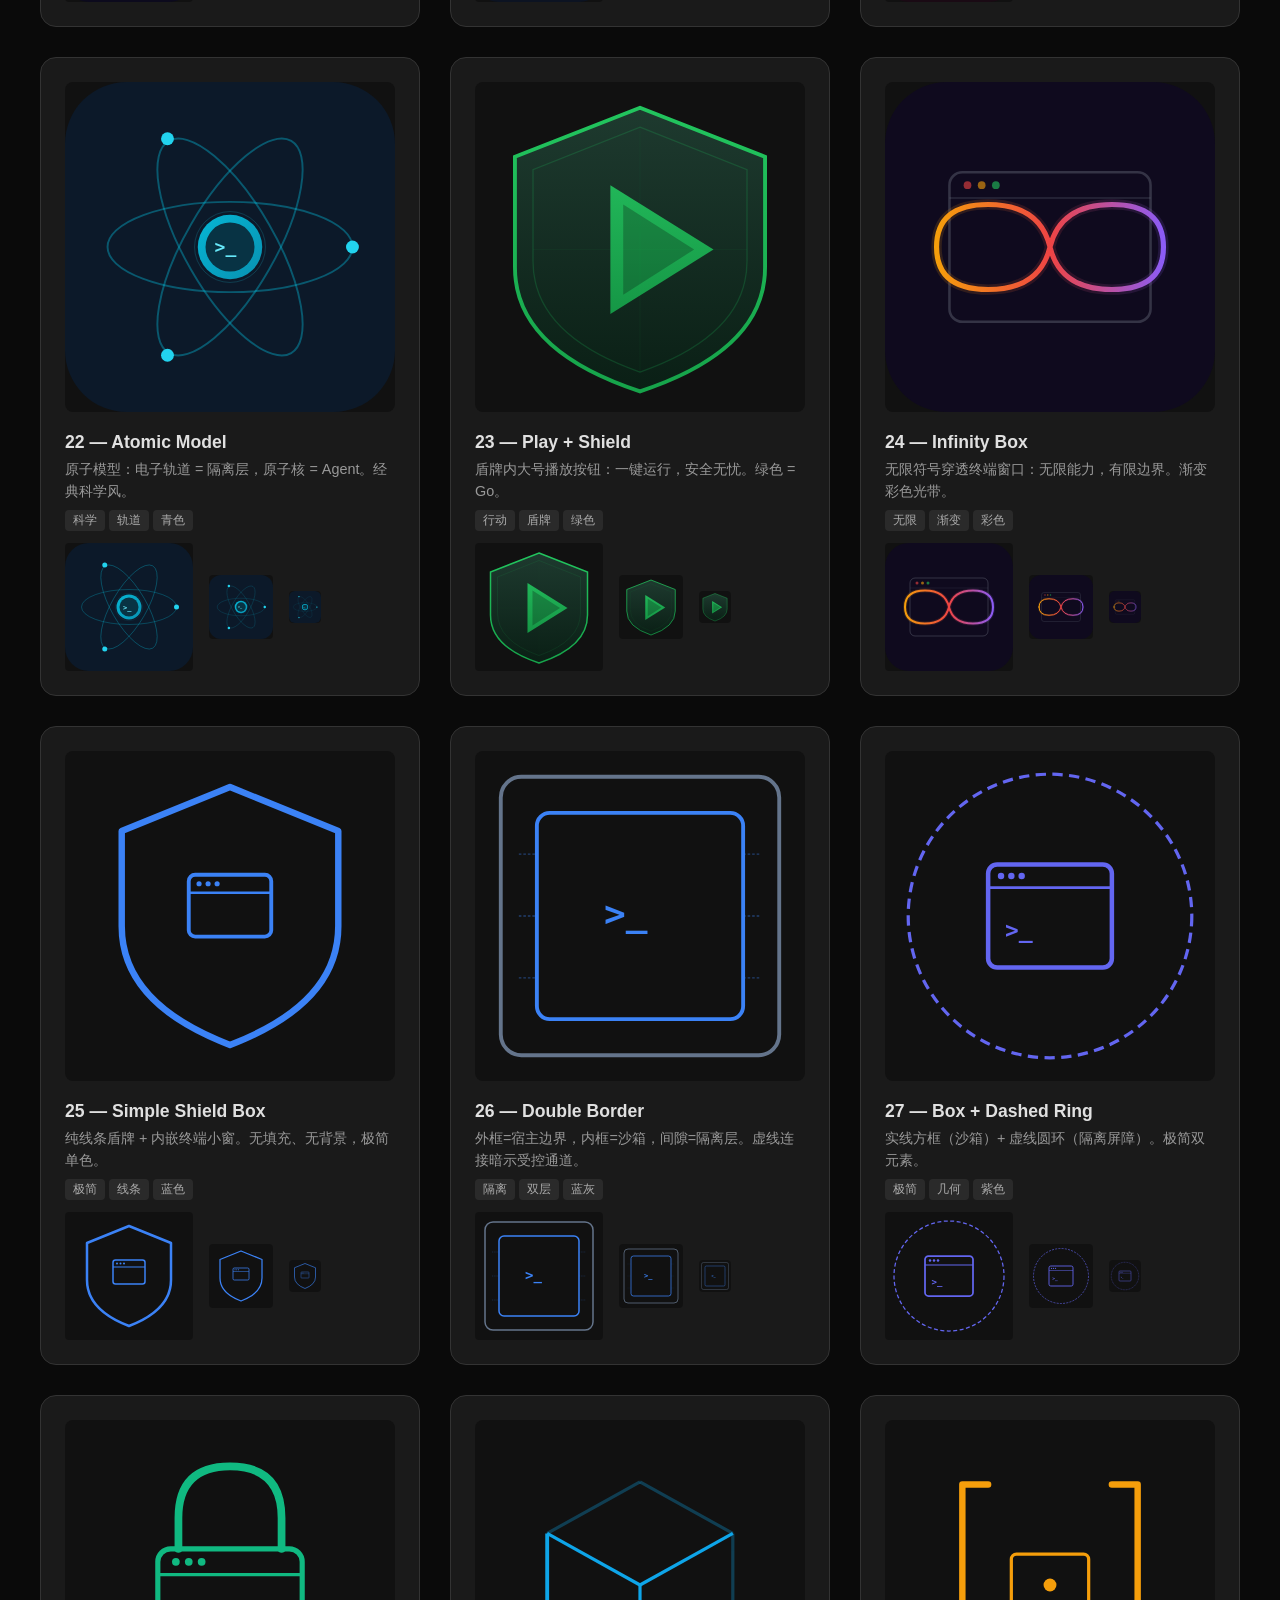
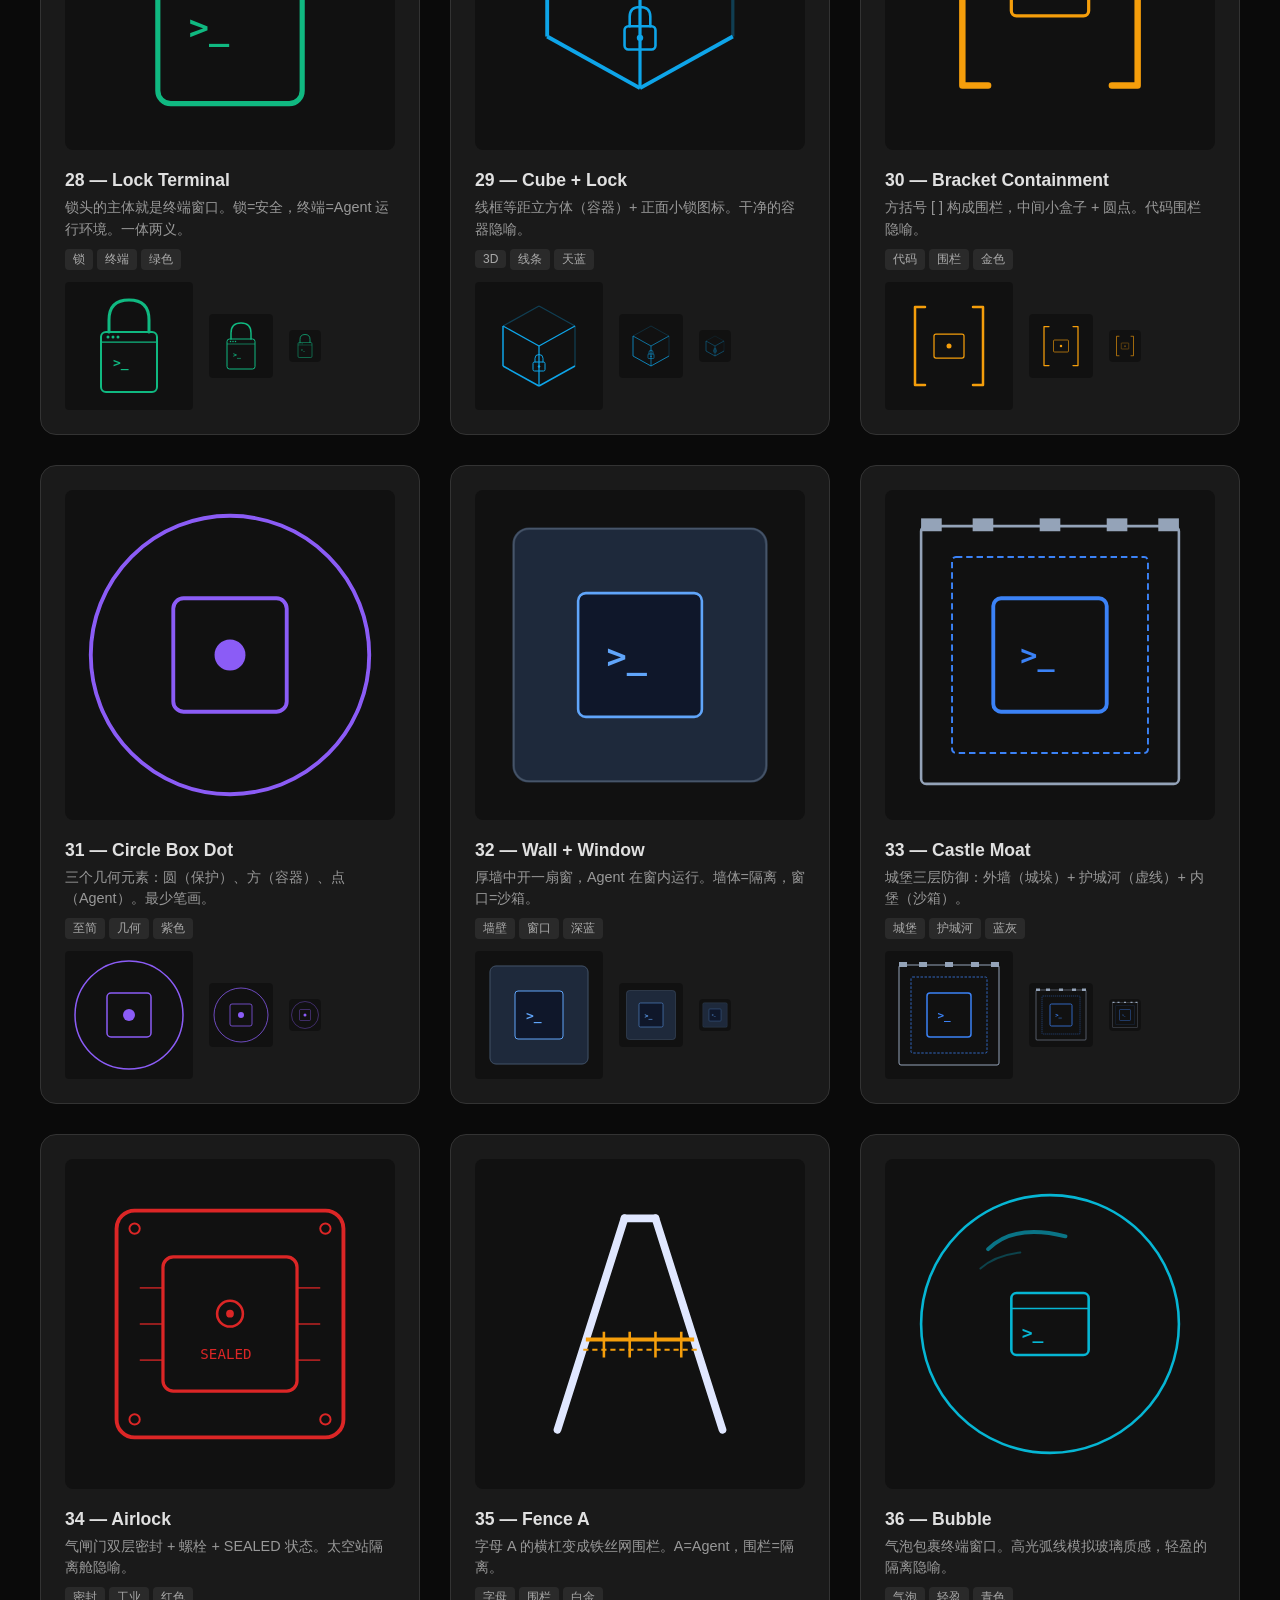
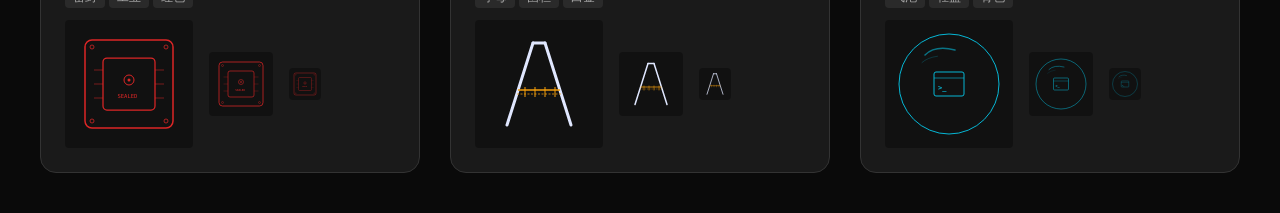
<file: assets/logo-candidates/preview.html>
<!DOCTYPE html>
<html>
<head>
<meta charset="utf-8">
<title>Agents Sandbox Logo Candidates</title>
<style>
  body { background: #0a0a0a; color: #e0e0e0; font-family: -apple-system, BlinkMacSystemFont, 'Segoe UI', sans-serif; margin: 0; padding: 40px; }
  h1 { text-align: center; font-size: 2em; margin-bottom: 10px; }
  .subtitle { text-align: center; color: #888; margin-bottom: 40px; }
  .grid { display: grid; grid-template-columns: repeat(auto-fill, minmax(320px, 1fr)); gap: 30px; max-width: 1400px; margin: 0 auto; }
  .card { background: #1a1a1a; border-radius: 16px; padding: 24px; border: 1px solid #333; transition: border-color 0.2s; }
  .card:hover { border-color: #666; }
  .card img { width: 100%; aspect-ratio: 1; object-fit: contain; border-radius: 8px; background: #111; }
  .card h3 { margin: 16px 0 6px; font-size: 1.1em; }
  .card p { color: #999; font-size: 0.9em; margin: 0; line-height: 1.5; }
  .tag { display: inline-block; background: #2a2a2a; color: #aaa; padding: 2px 8px; border-radius: 4px; font-size: 0.75em; margin-right: 4px; margin-top: 8px; }
  .sizes { display: flex; gap: 16px; align-items: center; margin-top: 12px; }
  .sizes img { width: auto; border-radius: 4px; background: #111; }
</style>
</head>
<body>
<h1>Agents Sandbox — Logo Candidates</h1>
<p class="subtitle">36 concepts × multiple visual metaphors. Click to view full size.</p>
<div class="grid">

  <div class="card">
    <img src="01-shield-container.svg" alt="01">
    <h3>01 — Shield + Container</h3>
    <p>盾牌代表安全防护，内嵌终端容器窗口 + 闪电符号代表 Agent 全速运行。</p>
    <span class="tag">安全</span><span class="tag">力量</span><span class="tag">经典</span>
    <div class="sizes">
      <img src="01-shield-container.svg" width="128" height="128">
      <img src="01-shield-container.svg" width="64" height="64">
      <img src="01-shield-container.svg" width="32" height="32">
    </div>
  </div>

  <div class="card">
    <img src="02-hexagon-lock.svg" alt="02">
    <h3>02 — Hexagon Terminal</h3>
    <p>六边形（蜂巢/模块化）内嵌终端窗口，虚线环代表隔离边界。紫色系。</p>
    <span class="tag">科技感</span><span class="tag">终端</span><span class="tag">紫色</span>
    <div class="sizes">
      <img src="02-hexagon-lock.svg" width="128" height="128">
      <img src="02-hexagon-lock.svg" width="64" height="64">
      <img src="02-hexagon-lock.svg" width="32" height="32">
    </div>
  </div>

  <div class="card">
    <img src="03-box-in-circle.svg" alt="03">
    <h3>03 — 3D Cube in Circle</h3>
    <p>圆形防护圈 + 3D 立方体沙箱，顶面有 Agent 之眼。冷蓝色调。</p>
    <span class="tag">3D</span><span class="tag">极简</span><span class="tag">蓝色</span>
    <div class="sizes">
      <img src="03-box-in-circle.svg" width="128" height="128">
      <img src="03-box-in-circle.svg" width="64" height="64">
      <img src="03-box-in-circle.svg" width="32" height="32">
    </div>
  </div>

  <div class="card">
    <img src="04-sandbox-dome.svg" alt="04">
    <h3>04 — Glass Dome + Robot</h3>
    <p>玻璃穹顶下的机器人 Agent，穹顶网格暗示隔离力场。青绿色系。</p>
    <span class="tag">趣味</span><span class="tag">具象</span><span class="tag">青绿</span>
    <div class="sizes">
      <img src="04-sandbox-dome.svg" width="128" height="128">
      <img src="04-sandbox-dome.svg" width="64" height="64">
      <img src="04-sandbox-dome.svg" width="32" height="32">
    </div>
  </div>

  <div class="card">
    <img src="05-letter-as.svg" alt="05">
    <h3>05 — Letter Mark "AS"</h3>
    <p>Agents Sandbox 首字母组合。A 用金色（Agent 活力），S 用蓝色（安全边界）。</p>
    <span class="tag">字母</span><span class="tag">品牌感</span><span class="tag">双色</span>
    <div class="sizes">
      <img src="05-letter-as.svg" width="128" height="128">
      <img src="05-letter-as.svg" width="64" height="64">
      <img src="05-letter-as.svg" width="32" height="32">
    </div>
  </div>

  <div class="card">
    <img src="06-nested-squares.svg" alt="06">
    <h3>06 — Nested Isolation Layers</h3>
    <p>三层嵌套方框代表宿主→隔离层→沙箱，中心是终端光标。粉色系。四角锁头。</p>
    <span class="tag">层级感</span><span class="tag">终端</span><span class="tag">粉色</span>
    <div class="sizes">
      <img src="06-nested-squares.svg" width="128" height="128">
      <img src="06-nested-squares.svg" width="64" height="64">
      <img src="06-nested-squares.svg" width="32" height="32">
    </div>
  </div>

  <div class="card">
    <img src="07-capsule.svg" alt="07">
    <h3>07 — Agent Capsule</h3>
    <p>胶囊/太空舱造型，Agent 被安全封装其中。电路连接线暗示功能不受限。</p>
    <span class="tag">未来感</span><span class="tag">可爱</span><span class="tag">青色</span>
    <div class="sizes">
      <img src="07-capsule.svg" width="128" height="128">
      <img src="07-capsule.svg" width="64" height="64">
      <img src="07-capsule.svg" width="32" height="32">
    </div>
  </div>

  <div class="card">
    <img src="08-abstract-a.svg" alt="08">
    <h3>08 — Abstract "A" + Sand</h3>
    <p>字母 A 形成容器结构，横杠是隔离层，下方散落沙粒（sandbox 隐喻）+ 光标。</p>
    <span class="tag">抽象</span><span class="tag">巧妙</span><span class="tag">紫色</span>
    <div class="sizes">
      <img src="08-abstract-a.svg" width="128" height="128">
      <img src="08-abstract-a.svg" width="64" height="64">
      <img src="08-abstract-a.svg" width="32" height="32">
    </div>
  </div>

  <div class="card">
    <img src="09-orbit.svg" alt="09">
    <h3>09 — Orbital Shield</h3>
    <p>Agent 核心被多个轨道环绕保护，轨道节点代表安全检查点。暖橙色。</p>
    <span class="tag">动感</span><span class="tag">太空</span><span class="tag">橙色</span>
    <div class="sizes">
      <img src="09-orbit.svg" width="128" height="128">
      <img src="09-orbit.svg" width="64" height="64">
      <img src="09-orbit.svg" width="32" height="32">
    </div>
  </div>

  <div class="card">
    <img src="10-minimal-box.svg" alt="10">
    <h3>10 — Minimal Terminal "A"</h3>
    <p>极简终端窗口，大写 A 占据中心，光标闪烁。最干净的开发者风格。</p>
    <span class="tag">极简</span><span class="tag">开发者</span><span class="tag">绿色</span>
    <div class="sizes">
      <img src="10-minimal-box.svg" width="128" height="128">
      <img src="10-minimal-box.svg" width="64" height="64">
      <img src="10-minimal-box.svg" width="32" height="32">
    </div>
  </div>

  <div class="card">
    <img src="11-diamond-shield.svg" alt="11">
    <h3>11 — Diamond Fortress</h3>
    <p>多层菱形嵌套，最内层是终端容器，虚线层代表隔离屏障。钻石=坚固。</p>
    <span class="tag">几何</span><span class="tag">层次</span><span class="tag">青蓝</span>
    <div class="sizes">
      <img src="11-diamond-shield.svg" width="128" height="128">
      <img src="11-diamond-shield.svg" width="64" height="64">
      <img src="11-diamond-shield.svg" width="32" height="32">
    </div>
  </div>

  <div class="card">
    <img src="12-fingerprint-lock.svg" alt="12">
    <h3>12 — Fingerprint Lock</h3>
    <p>指纹/同心弧线代表多层隔离，中心是锁芯造型。暗示安全认证。</p>
    <span class="tag">安全</span><span class="tag">抽象</span><span class="tag">紫色</span>
    <div class="sizes">
      <img src="12-fingerprint-lock.svg" width="128" height="128">
      <img src="12-fingerprint-lock.svg" width="64" height="64">
      <img src="12-fingerprint-lock.svg" width="32" height="32">
    </div>
  </div>

  <div class="card">
    <img src="13-split-shield.svg" alt="13">
    <h3>13 — Split Shield</h3>
    <p>盾牌左右分色：左半金色（Agent 力量/闪电），右半蓝色（安全/锁）。双重性格。</p>
    <span class="tag">对比</span><span class="tag">盾牌</span><span class="tag">双色</span>
    <div class="sizes">
      <img src="13-split-shield.svg" width="128" height="128">
      <img src="13-split-shield.svg" width="64" height="64">
      <img src="13-split-shield.svg" width="32" height="32">
    </div>
  </div>

  <div class="card">
    <img src="14-brackets-agent.svg" alt="14">
    <h3>14 — Code Brackets { }</h3>
    <p>花括号构成沙箱边界，中心是 Agent 之眼。程序员一眼认出的符号。</p>
    <span class="tag">代码</span><span class="tag">极简</span><span class="tag">绿色</span>
    <div class="sizes">
      <img src="14-brackets-agent.svg" width="128" height="128">
      <img src="14-brackets-agent.svg" width="64" height="64">
      <img src="14-brackets-agent.svg" width="32" height="32">
    </div>
  </div>

  <div class="card">
    <img src="15-sandbox-layers.svg" alt="15">
    <h3>15 — Isometric Layers</h3>
    <p>等距三层结构：底层 HOST（灰）、中层隔离屏障（金）、顶层 Sandbox（蓝）。</p>
    <span class="tag">架构</span><span class="tag">等距</span><span class="tag">三色</span>
    <div class="sizes">
      <img src="15-sandbox-layers.svg" width="128" height="128">
      <img src="15-sandbox-layers.svg" width="64" height="64">
      <img src="15-sandbox-layers.svg" width="32" height="32">
    </div>
  </div>

  <div class="card">
    <img src="16-container-whale.svg" alt="16">
    <h3>16 — Container Ship</h3>
    <p>集装箱码头风格，高亮的活动沙箱容器 + 旗帜。致敬 Docker 的海洋隐喻。</p>
    <span class="tag">容器</span><span class="tag">Docker</span><span class="tag">紫色</span>
    <div class="sizes">
      <img src="16-container-whale.svg" width="128" height="128">
      <img src="16-container-whale.svg" width="64" height="64">
      <img src="16-container-whale.svg" width="32" height="32">
    </div>
  </div>

  <div class="card">
    <img src="17-keyhole-eye.svg" alt="17">
    <h3>17 — Keyhole Eye</h3>
    <p>眼睛形状 + 锁孔瞳孔：Agent 的感知力 × 安全锁定。红色系，辨识度极高。</p>
    <span class="tag">独特</span><span class="tag">安全</span><span class="tag">红色</span>
    <div class="sizes">
      <img src="17-keyhole-eye.svg" width="128" height="128">
      <img src="17-keyhole-eye.svg" width="64" height="64">
      <img src="17-keyhole-eye.svg" width="32" height="32">
    </div>
  </div>

  <div class="card">
    <img src="18-circuit-box.svg" alt="18">
    <h3>18 — Circuit Board</h3>
    <p>芯片/电路板风格，外框连接电路走线，内核标注 AI。硬件安全隐喻。</p>
    <span class="tag">硬件</span><span class="tag">电路</span><span class="tag">青绿</span>
    <div class="sizes">
      <img src="18-circuit-box.svg" width="128" height="128">
      <img src="18-circuit-box.svg" width="64" height="64">
      <img src="18-circuit-box.svg" width="32" height="32">
    </div>
  </div>

  <div class="card">
    <img src="19-portal.svg" alt="19">
    <h3>19 — Portal Gateway</h3>
    <p>传送门/星际之门，Agent 步入隔离世界。漩涡光效 + 人形剪影。</p>
    <span class="tag">奇幻</span><span class="tag">传送门</span><span class="tag">紫色</span>
    <div class="sizes">
      <img src="19-portal.svg" width="128" height="128">
      <img src="19-portal.svg" width="64" height="64">
      <img src="19-portal.svg" width="32" height="32">
    </div>
  </div>

  <div class="card">
    <img src="20-hourglass.svg" alt="20">
    <h3>20 — Hourglass Sandbox</h3>
    <p>沙漏 = sandbox 的字面隐喻。沙粒在封闭空间内流动，底部有终端光标。</p>
    <span class="tag">双关</span><span class="tag">沙漏</span><span class="tag">金蓝</span>
    <div class="sizes">
      <img src="20-hourglass.svg" width="128" height="128">
      <img src="20-hourglass.svg" width="64" height="64">
      <img src="20-hourglass.svg" width="32" height="32">
    </div>
  </div>

  <div class="card">
    <img src="21-maze-box.svg" alt="21">
    <h3>21 — Maze Boundary</h3>
    <p>迷宫墙壁构成隔离层，Agent 在核心安全运行。绿色路径标出唯一入口。</p>
    <span class="tag">迷宫</span><span class="tag">隔离</span><span class="tag">粉色</span>
    <div class="sizes">
      <img src="21-maze-box.svg" width="128" height="128">
      <img src="21-maze-box.svg" width="64" height="64">
      <img src="21-maze-box.svg" width="32" height="32">
    </div>
  </div>

  <div class="card">
    <img src="22-atomic.svg" alt="22">
    <h3>22 — Atomic Model</h3>
    <p>原子模型：电子轨道 = 隔离层，原子核 = Agent。经典科学风。</p>
    <span class="tag">科学</span><span class="tag">轨道</span><span class="tag">青色</span>
    <div class="sizes">
      <img src="22-atomic.svg" width="128" height="128">
      <img src="22-atomic.svg" width="64" height="64">
      <img src="22-atomic.svg" width="32" height="32">
    </div>
  </div>

  <div class="card">
    <img src="23-play-shield.svg" alt="23">
    <h3>23 — Play + Shield</h3>
    <p>盾牌内大号播放按钮：一键运行，安全无忧。绿色 = Go。</p>
    <span class="tag">行动</span><span class="tag">盾牌</span><span class="tag">绿色</span>
    <div class="sizes">
      <img src="23-play-shield.svg" width="128" height="128">
      <img src="23-play-shield.svg" width="64" height="64">
      <img src="23-play-shield.svg" width="32" height="32">
    </div>
  </div>

  <div class="card">
    <img src="24-infinity-box.svg" alt="24">
    <h3>24 — Infinity Box</h3>
    <p>无限符号穿透终端窗口：无限能力，有限边界。渐变彩色光带。</p>
    <span class="tag">无限</span><span class="tag">渐变</span><span class="tag">彩色</span>
    <div class="sizes">
      <img src="24-infinity-box.svg" width="128" height="128">
      <img src="24-infinity-box.svg" width="64" height="64">
      <img src="24-infinity-box.svg" width="32" height="32">
    </div>
  </div>

  <div class="card">
    <img src="25-simple-shield-box.svg" alt="25">
    <h3>25 — Simple Shield Box</h3>
    <p>纯线条盾牌 + 内嵌终端小窗。无填充、无背景，极简单色。</p>
    <span class="tag">极简</span><span class="tag">线条</span><span class="tag">蓝色</span>
    <div class="sizes">
      <img src="25-simple-shield-box.svg" width="128" height="128">
      <img src="25-simple-shield-box.svg" width="64" height="64">
      <img src="25-simple-shield-box.svg" width="32" height="32">
    </div>
  </div>

  <div class="card">
    <img src="26-double-border.svg" alt="26">
    <h3>26 — Double Border</h3>
    <p>外框=宿主边界，内框=沙箱，间隙=隔离层。虚线连接暗示受控通道。</p>
    <span class="tag">隔离</span><span class="tag">双层</span><span class="tag">蓝灰</span>
    <div class="sizes">
      <img src="26-double-border.svg" width="128" height="128">
      <img src="26-double-border.svg" width="64" height="64">
      <img src="26-double-border.svg" width="32" height="32">
    </div>
  </div>

  <div class="card">
    <img src="27-box-dashed-ring.svg" alt="27">
    <h3>27 — Box + Dashed Ring</h3>
    <p>实线方框（沙箱）+ 虚线圆环（隔离屏障）。极简双元素。</p>
    <span class="tag">极简</span><span class="tag">几何</span><span class="tag">紫色</span>
    <div class="sizes">
      <img src="27-box-dashed-ring.svg" width="128" height="128">
      <img src="27-box-dashed-ring.svg" width="64" height="64">
      <img src="27-box-dashed-ring.svg" width="32" height="32">
    </div>
  </div>

  <div class="card">
    <img src="28-lock-terminal.svg" alt="28">
    <h3>28 — Lock Terminal</h3>
    <p>锁头的主体就是终端窗口。锁=安全，终端=Agent 运行环境。一体两义。</p>
    <span class="tag">锁</span><span class="tag">终端</span><span class="tag">绿色</span>
    <div class="sizes">
      <img src="28-lock-terminal.svg" width="128" height="128">
      <img src="28-lock-terminal.svg" width="64" height="64">
      <img src="28-lock-terminal.svg" width="32" height="32">
    </div>
  </div>

  <div class="card">
    <img src="29-cube-outline.svg" alt="29">
    <h3>29 — Cube + Lock</h3>
    <p>线框等距立方体（容器）+ 正面小锁图标。干净的容器隐喻。</p>
    <span class="tag">3D</span><span class="tag">线条</span><span class="tag">天蓝</span>
    <div class="sizes">
      <img src="29-cube-outline.svg" width="128" height="128">
      <img src="29-cube-outline.svg" width="64" height="64">
      <img src="29-cube-outline.svg" width="32" height="32">
    </div>
  </div>

  <div class="card">
    <img src="30-bracket-shield.svg" alt="30">
    <h3>30 — Bracket Containment</h3>
    <p>方括号 [ ] 构成围栏，中间小盒子 + 圆点。代码围栏隐喻。</p>
    <span class="tag">代码</span><span class="tag">围栏</span><span class="tag">金色</span>
    <div class="sizes">
      <img src="30-bracket-shield.svg" width="128" height="128">
      <img src="30-bracket-shield.svg" width="64" height="64">
      <img src="30-bracket-shield.svg" width="32" height="32">
    </div>
  </div>

  <div class="card">
    <img src="31-circle-box-dot.svg" alt="31">
    <h3>31 — Circle Box Dot</h3>
    <p>三个几何元素：圆（保护）、方（容器）、点（Agent）。最少笔画。</p>
    <span class="tag">至简</span><span class="tag">几何</span><span class="tag">紫色</span>
    <div class="sizes">
      <img src="31-circle-box-dot.svg" width="128" height="128">
      <img src="31-circle-box-dot.svg" width="64" height="64">
      <img src="31-circle-box-dot.svg" width="32" height="32">
    </div>
  </div>

  <div class="card">
    <img src="32-wall-cursor.svg" alt="32">
    <h3>32 — Wall + Window</h3>
    <p>厚墙中开一扇窗，Agent 在窗内运行。墙体=隔离，窗口=沙箱。</p>
    <span class="tag">墙壁</span><span class="tag">窗口</span><span class="tag">深蓝</span>
    <div class="sizes">
      <img src="32-wall-cursor.svg" width="128" height="128">
      <img src="32-wall-cursor.svg" width="64" height="64">
      <img src="32-wall-cursor.svg" width="32" height="32">
    </div>
  </div>

  <div class="card">
    <img src="33-moat.svg" alt="33">
    <h3>33 — Castle Moat</h3>
    <p>城堡三层防御：外墙（城垛）+ 护城河（虚线）+ 内堡（沙箱）。</p>
    <span class="tag">城堡</span><span class="tag">护城河</span><span class="tag">蓝灰</span>
    <div class="sizes">
      <img src="33-moat.svg" width="128" height="128">
      <img src="33-moat.svg" width="64" height="64">
      <img src="33-moat.svg" width="32" height="32">
    </div>
  </div>

  <div class="card">
    <img src="34-airlock.svg" alt="34">
    <h3>34 — Airlock</h3>
    <p>气闸门双层密封 + 螺栓 + SEALED 状态。太空站隔离舱隐喻。</p>
    <span class="tag">密封</span><span class="tag">工业</span><span class="tag">红色</span>
    <div class="sizes">
      <img src="34-airlock.svg" width="128" height="128">
      <img src="34-airlock.svg" width="64" height="64">
      <img src="34-airlock.svg" width="32" height="32">
    </div>
  </div>

  <div class="card">
    <img src="35-fence-a.svg" alt="35">
    <h3>35 — Fence A</h3>
    <p>字母 A 的横杠变成铁丝网围栏。A=Agent，围栏=隔离。</p>
    <span class="tag">字母</span><span class="tag">围栏</span><span class="tag">白金</span>
    <div class="sizes">
      <img src="35-fence-a.svg" width="128" height="128">
      <img src="35-fence-a.svg" width="64" height="64">
      <img src="35-fence-a.svg" width="32" height="32">
    </div>
  </div>

  <div class="card">
    <img src="36-bubble.svg" alt="36">
    <h3>36 — Bubble</h3>
    <p>气泡包裹终端窗口。高光弧线模拟玻璃质感，轻盈的隔离隐喻。</p>
    <span class="tag">气泡</span><span class="tag">轻盈</span><span class="tag">青色</span>
    <div class="sizes">
      <img src="36-bubble.svg" width="128" height="128">
      <img src="36-bubble.svg" width="64" height="64">
      <img src="36-bubble.svg" width="32" height="32">
    </div>
  </div>

</div>
</body>
</html>
</file>
<file: website/style.css>
*, *::before, *::after { margin: 0; padding: 0; box-sizing: border-box; }

/* ── CSS Variables ── */
:root {
  --bg: #FFFFFF;
  --card: #FFFFFF;
  --text: #171717;
  --muted: #666666;
  --primary: #000000;
  --border: #E8E8E8;
  --accent: #6366F1;
  --code-bg: #F5F5F5;
  --font-body: "Satoshi", system-ui, sans-serif;
  --font-heading: "Clash Display", system-ui, sans-serif;
  --font-mono: "JetBrains Mono", monospace;
}
html.dark {
  --bg: #09090B;
  --card: #111113;
  --text: #EDEDED;
  --muted: #888888;
  --primary: #FFFFFF;
  --border: #2A2A2E;
  --code-bg: #141418;
}

html { scroll-behavior: smooth; }
body {
  font-family: var(--font-body);
  font-size: 16px; font-weight: 450; line-height: 1.6;
  color: var(--text);
  background-color: var(--bg);
  overflow-x: hidden; -webkit-font-smoothing: antialiased;
  transition: background-color 0.15s, color 0.15s;
}
h1 { font-family: var(--font-heading); }
h2, h3, h4 { font-family: var(--font-body); }
a { color: var(--muted); text-decoration: none; transition: color 0.15s; }
a:hover { color: var(--primary); }
.container { max-width: 1100px; margin: 0 auto; padding: 0 24px; }
::-webkit-scrollbar { width: 4px; }
::-webkit-scrollbar-track { background: var(--bg); }
::-webkit-scrollbar-thumb { background: var(--border); border-radius: 2px; }

/* ── Navbar ── */
.navbar {
  position: sticky; top: 0; z-index: 1000;
  background: var(--bg); border-bottom: 1px solid var(--border);
  height: 60px; overflow: visible; transition: background 0.15s, border-color 0.15s;
}
.navbar .inner {
  max-width: 1100px; margin: 0 auto; padding: 0 24px;
  display: flex; align-items: center; justify-content: space-between; height: 60px;
}
.nav-left { display: flex; align-items: center; gap: 24px; }
.nav-logo {
  font-family: var(--font-heading); font-weight: 600; font-size: 18px;
  color: var(--primary); letter-spacing: -0.02em; text-decoration: none;
  display: flex; align-items: center; gap: 8px;
}
.nav-logo-img { width: 60px; height: 60px; flex-shrink: 0; }
.nav-links { display: flex; gap: 24px; }
.nav-links a { font-size: 14px; color: var(--muted); transition: color 0.15s; }
.nav-links a:hover { color: var(--primary); }
.nav-right { display: flex; align-items: center; gap: 12px; }
.gh-link {
  display: flex; align-items: center; gap: 5px;
  font-size: 13px; color: var(--muted); transition: color 0.15s;
}
.gh-link:hover { color: var(--primary); }
.theme-toggle {
  display: flex; align-items: center; justify-content: center;
  background: none; border: none; cursor: pointer;
  color: var(--muted); padding: 4px; transition: color 0.15s;
}
.theme-toggle:hover { color: var(--primary); }
.theme-toggle .icon-sun, .theme-toggle .icon-moon { display: none; }
html:not(.dark) .theme-toggle .icon-sun { display: block; }
html.dark .theme-toggle .icon-moon { display: block; }
.btn-primary {
  font-family: var(--font-body); font-size: 13px; font-weight: 600;
  padding: 6px 16px; background: var(--accent); color: #fff;
  border: none; border-radius: 6px; cursor: pointer;
  transition: opacity 0.15s; text-decoration: none; display: inline-block;
}
.btn-primary:hover { opacity: 0.85; color: #fff; }
.btn-outline {
  font-family: var(--font-body); font-size: 13px; font-weight: 500;
  padding: 6px 16px; border: 1px solid var(--border); border-radius: 6px;
  color: var(--primary); background: transparent; cursor: pointer;
  transition: border-color 0.15s; text-decoration: none; display: inline-block;
}
.btn-outline:hover { border-color: var(--muted); color: var(--primary); }
.hamburger { display: none; background: none; border: none; cursor: pointer; padding: 4px; color: var(--primary); }
.mobile-menu {
  display: none; position: fixed; top: 52px; left: 0; right: 0; bottom: 0;
  background: var(--bg); z-index: 999; padding: 24px;
  border-top: 1px solid var(--border); flex-direction: column; gap: 20px;
  transition: background 0.15s;
}
.mobile-menu.open { display: flex; }
.mobile-menu a { font-size: 1.1rem; color: var(--muted); padding: 8px 0; border-bottom: 1px solid var(--border); }
.mobile-menu a:hover { color: var(--primary); }
.mobile-menu-actions { display: flex; gap: 12px; align-items: center; margin-top: 8px; }

/* ── Sections ── */
section { padding: 96px 0; }
.section-title {
  font-family: var(--font-heading); font-size: 2rem; font-weight: 700;
  color: var(--primary); margin-bottom: 12px; letter-spacing: -0.03em; text-align: center;
}
.section-sub { color: var(--muted); font-size: 1rem; margin-bottom: 48px; text-align: center; }

/* ── Hero ── */
.hero { text-align: center; padding: 100px 0 80px; }
.hero h1 {
  font-size: clamp(2rem, 5vw, 3.6rem); font-weight: 700; color: var(--primary);
  letter-spacing: -0.04em; margin-bottom: 20px; line-height: 1.1;
}
.hero .sub { font-size: 1.1rem; color: var(--muted); max-width: 580px; margin: 0 auto 40px; line-height: 1.7; }
.hero-buttons { display: flex; gap: 12px; justify-content: center; margin-bottom: 72px; }
.hero-buttons .btn-primary,
.hero-buttons .btn-outline { font-size: 0.9rem; padding: 10px 24px; }

/* ── Nested Host + Sandbox ── */
.host-frame {
  max-width: 880px; height: 460px; margin: 0 auto; position: relative;
  border: 2px solid #3A3A4A; border-radius: 14px;
  background: #0D0D12; overflow: hidden;
  display: flex; flex-direction: column;
  box-shadow: 0 18px 0 -14px #3A3A4A, 0 22px 0 -13px #2A2A3A;
  transition: border-color 0.4s ease, box-shadow 0.4s ease;
}
.host-frame.danger {
  border-color: rgba(248,113,113,0.6);
  box-shadow: 0 0 0 1px rgba(248,113,113,0.4), 0 0 40px rgba(248,113,113,0.15),
              0 18px 0 -14px rgba(248,113,113,0.3), 0 22px 0 -13px rgba(248,113,113,0.2);
}
.host-danger-overlay {
  position: absolute; inset: 0; border-radius: 12px; z-index: 2;
  background: rgba(248,113,113,0.07);
  opacity: 0; pointer-events: none; transition: opacity 0.4s ease;
}
.host-danger-overlay.show { opacity: 1; }
.host-top {
  display: flex; align-items: center; gap: 10px;
  padding: 10px 18px; border-bottom: 1px solid #252535; background: #101018;
  flex-shrink: 0;
}
.host-icon { color: #5A5A72; flex-shrink: 0; }
.host-label {
  font-family: var(--font-mono); font-size: 0.7rem; font-weight: 600;
  color: #7C7CA8; letter-spacing: 0.06em;
}
.host-label-status { color: #5A5A72; font-weight: 400; margin-left: auto; font-size: 0.65rem; }
.host-body {
  padding: 14px 20px; font-family: var(--font-mono);
  font-size: 0.72rem; line-height: 1.85; color: #E2E2EE;
  flex-shrink: 0;
}
.host-body .t-line { display: flex; gap: 4px; align-items: baseline; }
.t-prompt { color: #7C7CA8; }
.t-cmd { color: #E2E2EE; }
.t-cursor {
  display: inline-block; width: 7px; height: 13px; background: #E2E2EE;
  margin-left: 1px; vertical-align: middle; animation: blink 1s step-end infinite;
}
.t-out { padding-left: 14px; }
.t-bad { color: #F87171; }
.t-blocked { color: #94A3B8; }
.t-ok { color: #34D399; }

.sandbox-frame {
  position: absolute; bottom: 16px; left: 56px; right: 56px; height: 252px;
  z-index: 3; border-radius: 10px;
  border: 1.5px solid color-mix(in srgb, var(--accent) 50%, #252535);
  background: #0A0A10; overflow: hidden;
  box-shadow: 0 0 12px color-mix(in srgb, var(--accent) 18%, transparent);
  animation: sandboxGlow 2.5s ease-in-out infinite;
  transition: box-shadow 0.4s ease, border-color 0.4s ease;
  display: flex; flex-direction: column;
}
.sandbox-frame.glowing {
  box-shadow: 0 0 0 1px rgba(52,211,153,0.45), 0 0 32px rgba(52,211,153,0.12);
  border-color: rgba(52,211,153,0.5);
}
.sandbox-top {
  display: flex; align-items: center; gap: 8px;
  padding: 8px 14px; border-bottom: 1px solid #252535; background: #0E0E16;
  flex-shrink: 0;
}
.sandbox-lock { color: var(--accent); flex-shrink: 0; }
.sandbox-label {
  font-family: var(--font-mono); font-size: 0.65rem; font-weight: 600;
  color: var(--accent); letter-spacing: 0.06em;
}
.sandbox-tags { margin-left: auto; display: flex; gap: 5px; }
.sandbox-tag {
  font-family: var(--font-mono); font-size: 0.52rem; font-weight: 500;
  color: var(--accent); letter-spacing: 0.08em;
  padding: 1px 5px; border-radius: 3px;
  border: 1px solid color-mix(in srgb, var(--accent) 30%, transparent);
  background: color-mix(in srgb, var(--accent) 6%, transparent);
}
.sandbox-body {
  padding: 14px 18px; font-family: var(--font-mono);
  font-size: 0.72rem; line-height: 1.85; color: #E2E2EE;
  flex: 1;
}
.sandbox-body .t-line { display: flex; gap: 4px; align-items: baseline; }

.safe-overlay {
  position: absolute; inset: 0; display: flex; flex-direction: column;
  align-items: center; justify-content: center;
  font-family: var(--font-mono); font-weight: 600; font-size: 0.85rem;
  letter-spacing: 0.02em; border-radius: 10px; z-index: 10;
  background: rgba(52,211,153,0.10); color: #34D399;
  backdrop-filter: blur(2px);
  opacity: 0; pointer-events: none; transition: opacity 0.4s ease;
}
.safe-overlay.show { opacity: 1; pointer-events: auto; }
.overlay-icon   { font-size: 1.8rem; margin-bottom: 8px; }
.overlay-msg    { font-size: 0.7rem; opacity: 0.7; margin-top: 4px; }

/* ── Keyframes ── */
@keyframes sandboxGlow {
  0%,100% { box-shadow: 0 0 12px color-mix(in srgb, var(--accent) 18%, transparent); }
  50%     { box-shadow: 0 0 20px color-mix(in srgb, var(--accent) 30%, transparent); }
}
@keyframes blink { 0%,100% { opacity:1; } 50% { opacity:0; } }
@keyframes fadeIn { from { opacity:0; transform:translateY(4px); } to { opacity:1; transform:translateY(0); } }

/* ── How It Works ── */
.steps-flow {
  display: flex; align-items: flex-start;
  justify-content: center; position: relative; gap: 0;
}
.step-block { text-align: center; position: relative; z-index: 1; flex-shrink: 0; }
.step-num {
  width: 40px; height: 40px; border-radius: 50%; border: 1px solid var(--border);
  background: var(--bg); display: inline-flex; align-items: center; justify-content: center;
  font-weight: 700; font-size: 0.9rem; color: var(--accent); margin-bottom: 14px;
}
.step-title { font-weight: 700; font-size: 0.95rem; color: var(--primary); margin-bottom: 6px; }
.step-desc  { font-size: 0.78rem; color: var(--muted); line-height: 1.55; max-width: 160px; margin: 0 auto; }
.step-relation {
  font-family: var(--font-mono); font-size: 0.62rem; font-weight: 600;
  color: var(--accent); background: color-mix(in srgb, var(--accent) 10%, transparent);
  border: 1px solid color-mix(in srgb, var(--accent) 25%, transparent);
  border-radius: 100px; padding: 2px 8px; margin-top: 10px; display: inline-block;
}
.step-arrow {
  display: flex; align-items: center; padding-top: 10px; color: var(--border);
  flex-shrink: 0; padding: 10px 6px 0;
}
.step-fan {
  display: flex; flex-direction: column; align-items: center;
  padding: 10px 6px 0; color: var(--muted); flex-shrink: 0;
}

/* ── Bento Grid ── */
.bento { display: grid; grid-template-columns: repeat(3,1fr); grid-template-rows: auto auto; gap: 14px; }
.bento-1 { grid-column:1; grid-row:1/3; display:flex; flex-direction:column; }
.bento-2 { grid-column:2; grid-row:1; }
.bento-3 { grid-column:3; grid-row:1; }
.bento-4 { grid-column:2; grid-row:2; }
.bento-5 { grid-column:3; grid-row:2; }
.bento-cell {
  background: var(--card); border: 1px solid var(--border);
  border-radius: 10px; padding: 28px 24px;
  transition: border-color 0.2s, box-shadow 0.2s; overflow: hidden;
}
.bento-cell:hover {
  border-color: color-mix(in srgb, var(--accent) 40%, var(--border));
  box-shadow: 0 4px 24px color-mix(in srgb, var(--accent) 8%, transparent);
}
.bento-mini-terminal {
  margin-top: auto; padding: 14px 16px;
  background: #0D0D12; border-radius: 6px; border: 1px solid #252535;
  font-family: var(--font-mono); font-size: 0.7rem; line-height: 1.8; color: #9999BB;
  flex-shrink: 0;
}
.bento-mini-terminal .mt-ok  { color: #34D399; }
.bento-mini-terminal .mt-cmd { color: #E2E2EE; }
.bento-mini-terminal .mt-p   { color: #7C7CA8; }
.bento-icon {
  width: 36px; height: 36px; border-radius: 8px;
  background: color-mix(in srgb, var(--accent) 12%, transparent);
  border: 1px solid color-mix(in srgb, var(--accent) 20%, transparent);
  display: flex; align-items: center; justify-content: center; margin-bottom: 16px;
}
.bento-title { font-weight: 700; font-size: 1rem; color: var(--primary); margin-bottom: 8px; }
.bento-desc  { font-size: 0.85rem; color: var(--muted); line-height: 1.6; }

/* ── Security Table ── */
.security-wrap { overflow-x: auto; }
.security-table { width: 100%; border-collapse: collapse; font-size: 0.875rem; }
.security-table th {
  text-align: left; font-size: 0.72rem; font-weight: 700; text-transform: uppercase;
  letter-spacing: 0.08em; color: var(--muted); padding: 10px 16px; border-bottom: 1px solid var(--border);
}
.security-table td {
  padding: 14px 16px; border-bottom: 1px solid var(--border);
  color: var(--muted); vertical-align: top; line-height: 1.55;
}
.security-table td:first-child { color: var(--primary); font-weight: 600; white-space: nowrap; }
.security-table tr:last-child td { border-bottom: none; }
.security-table tr:hover td { background: var(--card); }
.badge-ok {
  display: inline-block; font-family: var(--font-mono); font-size: 0.68rem; font-weight: 600;
  padding: 2px 8px; border-radius: 100px;
  background: rgba(52,211,153,0.1); color: #34D399; border: 1px solid rgba(52,211,153,0.25);
}

/* ── Quick Start ── */
.quickstart { text-align: center; }
.quickstart-terminal {
  background: var(--code-bg); border: 1px solid var(--border);
  border-radius: 8px; max-width: 780px; margin: 0 auto 24px;
  text-align: left; overflow: hidden; transition: background 0.15s, border-color 0.15s;
}
.quickstart-terminal .qs-bar {
  padding: 10px 16px; border-bottom: 1px solid var(--border);
  display: flex; align-items: center; justify-content: space-between; background: transparent;
}
.quickstart-terminal .qs-body {
  padding: 20px; white-space: pre; background: transparent;
  color: var(--text); font-family: var(--font-mono); font-size: 0.78rem; line-height: 1.8;
}
.cmd-prefix { color: var(--muted); }
.cmd-comment { color: var(--muted); opacity: 0.7; }
.qs-dot { width: 8px; height: 8px; border-radius: 50%; background: var(--border); opacity: 0.5; }
.copy-btn {
  background: transparent; border: 1px solid var(--border); border-radius: 6px;
  color: var(--muted); font-size: 0.7rem; padding: 3px 8px; cursor: pointer;
  font-family: var(--font-mono); transition: border-color 0.15s, color 0.15s;
}
.copy-btn:hover { border-color: var(--muted); color: var(--primary); }
.link-arrow { color: var(--muted); font-size: 0.875rem; transition: color 0.15s; }
.link-arrow:hover { color: var(--accent); }

/* ── Comparison Table ── */
.cmp-wrap { overflow-x: auto; }
.cmp-table { width: 100%; border-collapse: collapse; font-size: 0.85rem; }
.cmp-table th {
  padding: 12px 16px; border-bottom: 2px solid var(--border);
  font-size: 0.78rem; font-weight: 700; white-space: nowrap;
}
.cmp-table th:first-child { text-align: left; color: var(--muted); font-weight: 600; }
.cmp-table th.col-bad  { color: #F87171; text-align: center; }
.cmp-table th.col-bad2 { color: #FB923C; text-align: center; }
.cmp-table th.col-us   { color: #34D399; text-align: center; }
.cmp-table td {
  padding: 13px 16px; border-bottom: 1px solid var(--border);
  color: var(--muted); vertical-align: middle; line-height: 1.45;
}
.cmp-table td:first-child { color: var(--primary); font-weight: 500; font-size: 0.82rem; }
.cmp-table td:not(:first-child) { text-align: center; }
.cmp-table tr:last-child td { border-bottom: none; }
.cmp-table tr:hover td { background: var(--card); }
.cmp-val-bad  { color: #F87171; font-weight: 600; font-size: 0.78rem; }
.cmp-val-warn { color: #FB923C; font-weight: 600; font-size: 0.78rem; }
.cmp-val-ok   { color: #34D399; font-weight: 600; font-size: 0.78rem; }
.cmp-val-muted{ color: var(--text-dim, var(--muted)); font-size: 0.78rem; }

/* ── Open Source ── */
.oss { text-align: center; }
.oss-stats { display: flex; justify-content: center; gap: 64px; margin-bottom: 36px; flex-wrap: wrap; }
.oss-stat-num {
  font-family: var(--font-heading); font-size: 2.5rem; font-weight: 700;
  color: var(--primary); display: block; letter-spacing: -0.03em;
}
.oss-stat-label { font-size: 0.8rem; color: var(--muted); }

/* ── Scroll Reveal ── */
.reveal { opacity:0; transform:translateY(18px); transition:opacity .55s ease,transform .55s ease; }
.reveal.visible { opacity:1; transform:translateY(0); }
.reveal-stagger > * { opacity:0; transform:translateY(14px); transition:opacity .45s ease,transform .45s ease; }
.reveal-stagger.visible > *:nth-child(1) { opacity:1;transform:none;transition-delay:0s; }
.reveal-stagger.visible > *:nth-child(2) { opacity:1;transform:none;transition-delay:.08s; }
.reveal-stagger.visible > *:nth-child(3) { opacity:1;transform:none;transition-delay:.16s; }
.reveal-stagger.visible > *:nth-child(4) { opacity:1;transform:none;transition-delay:.24s; }
.reveal-stagger.visible > *:nth-child(5) { opacity:1;transform:none;transition-delay:.32s; }
.reveal-stagger.visible > *:nth-child(6) { opacity:1;transform:none;transition-delay:.40s; }
.reveal-stagger.visible > *:nth-child(7) { opacity:1;transform:none;transition-delay:.48s; }
.bento-reveal > * { opacity:0;transform:translateY(12px);transition:opacity .4s ease,transform .4s ease; }
.bento-reveal.visible > *:nth-child(1) { opacity:1;transform:none;transition-delay:0s; }
.bento-reveal.visible > *:nth-child(2) { opacity:1;transform:none;transition-delay:.06s; }
.bento-reveal.visible > *:nth-child(3) { opacity:1;transform:none;transition-delay:.12s; }
.bento-reveal.visible > *:nth-child(4) { opacity:1;transform:none;transition-delay:.18s; }
.bento-reveal.visible > *:nth-child(5) { opacity:1;transform:none;transition-delay:.24s; }

/* ── Responsive ── */
@media (max-width: 640px) {
  .navbar .inner { padding:0 16px; }
  .hero { padding:64px 0 48px; }
  .hero h1 { font-size:1.9rem; }
  .hero .sub { font-size:0.95rem; }
  .nav-links, .gh-link { display:none; }
  .hamburger { display:block; }
  .host-frame { margin: 0 -8px; }
  .sandbox-frame { left: 8px; right: 8px; }
  .sandbox-tags { display: none; }
  .steps-flow { flex-direction:column; align-items:center; gap:8px; }
  .step-fan, .step-arrow { transform:rotate(90deg); }
  .bento { grid-template-columns:1fr; }
  .bento-1,.bento-2,.bento-3,.bento-4,.bento-5 { grid-column:auto; grid-row:auto; }
  .oss-stats { gap:32px; }
  .hero-buttons { flex-direction:column; align-items:center; }
  section { padding:56px 0; }
}
@media (min-width:641px) and (max-width:960px) {
  .hero h1 { font-size:2.6rem; }
  .bento { grid-template-columns:1fr 1fr; }
  .bento-1 { grid-column:1/3; grid-row:auto; }
  .bento-2,.bento-3,.bento-4,.bento-5 { grid-column:auto; grid-row:auto; }
}
</file>
